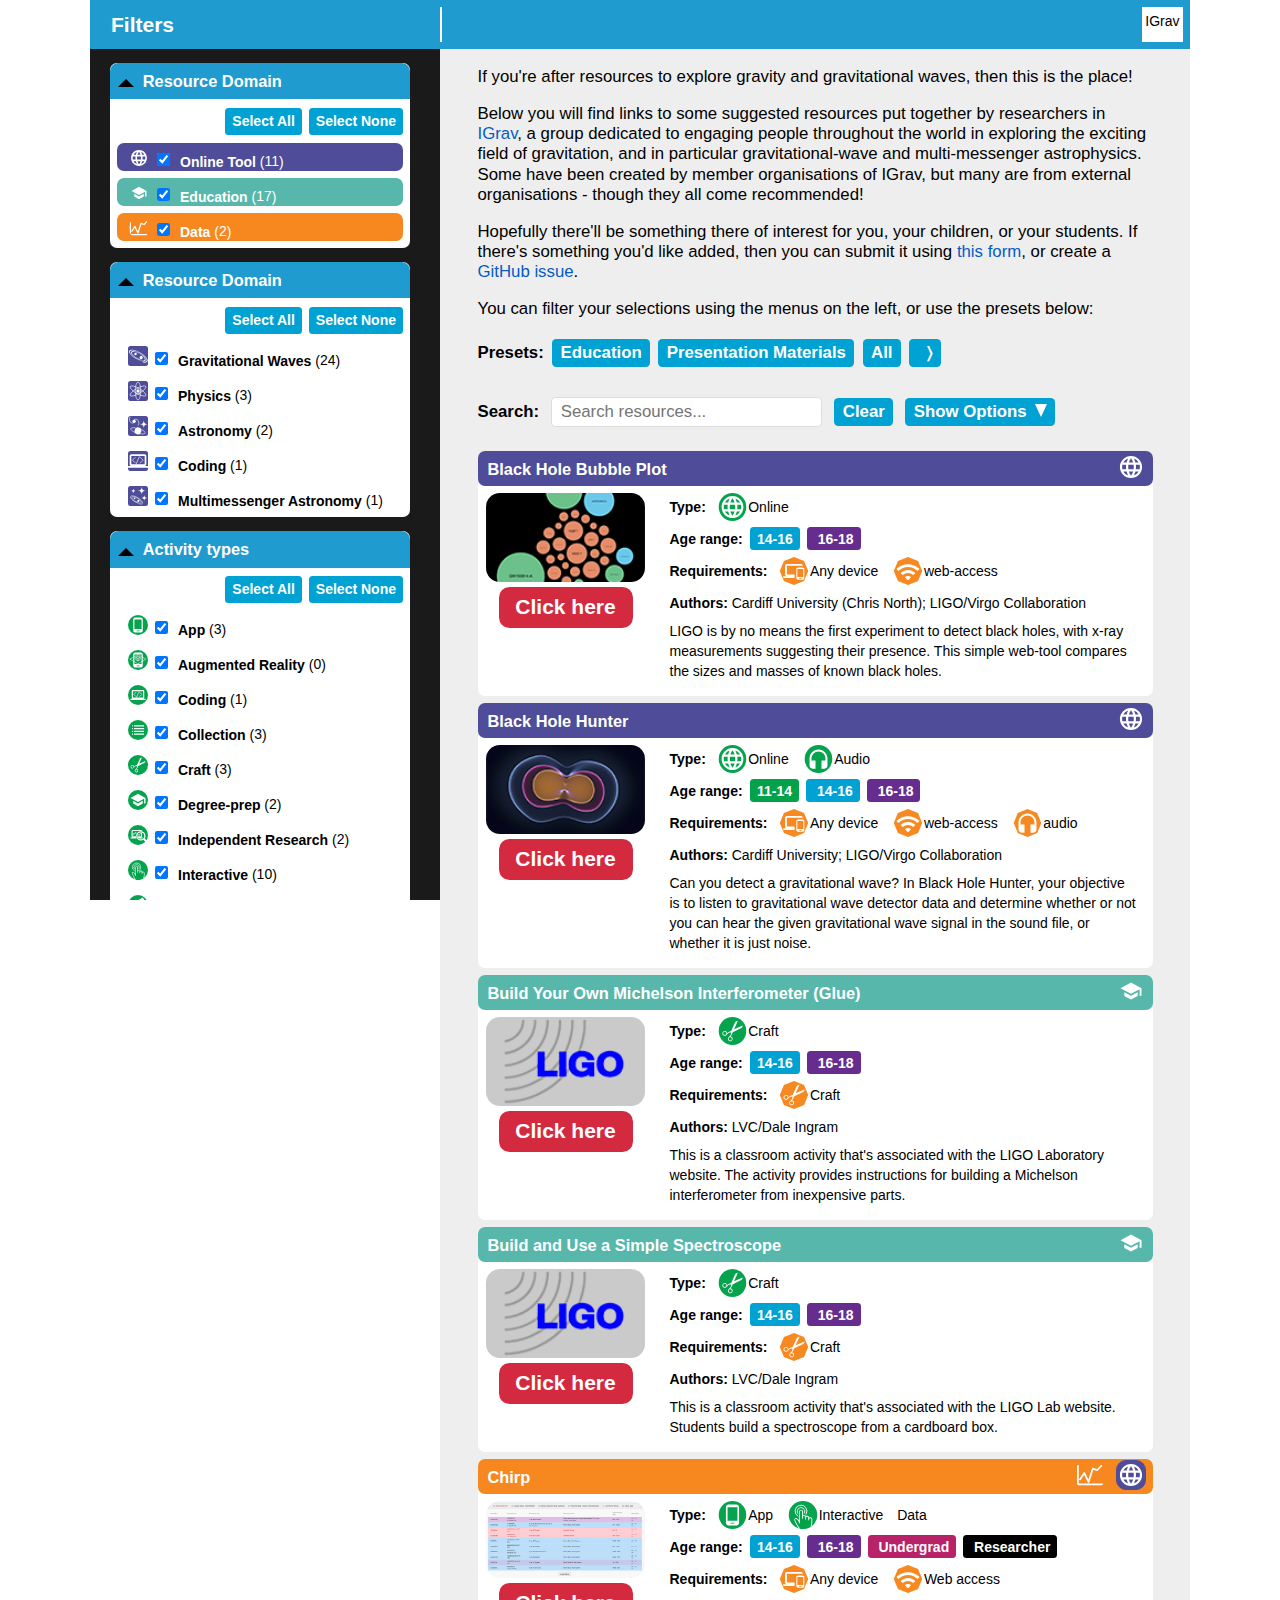
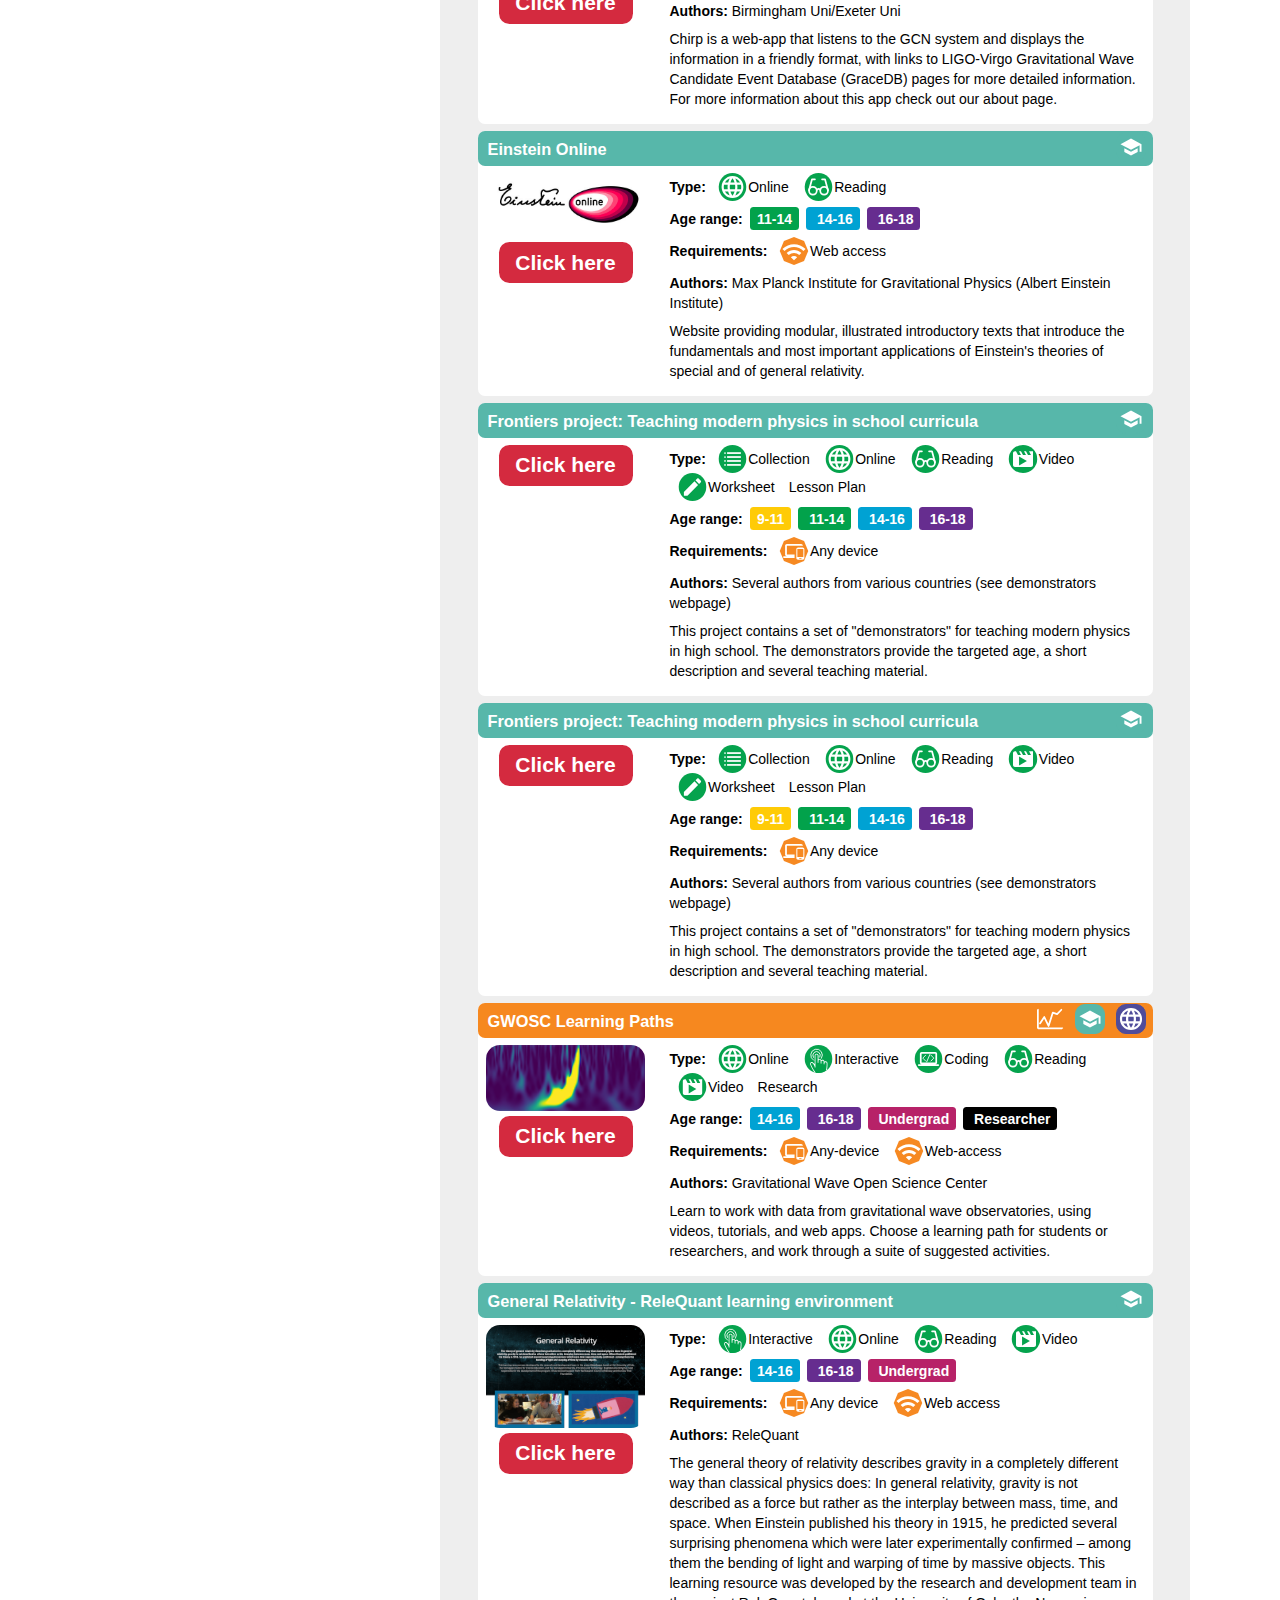
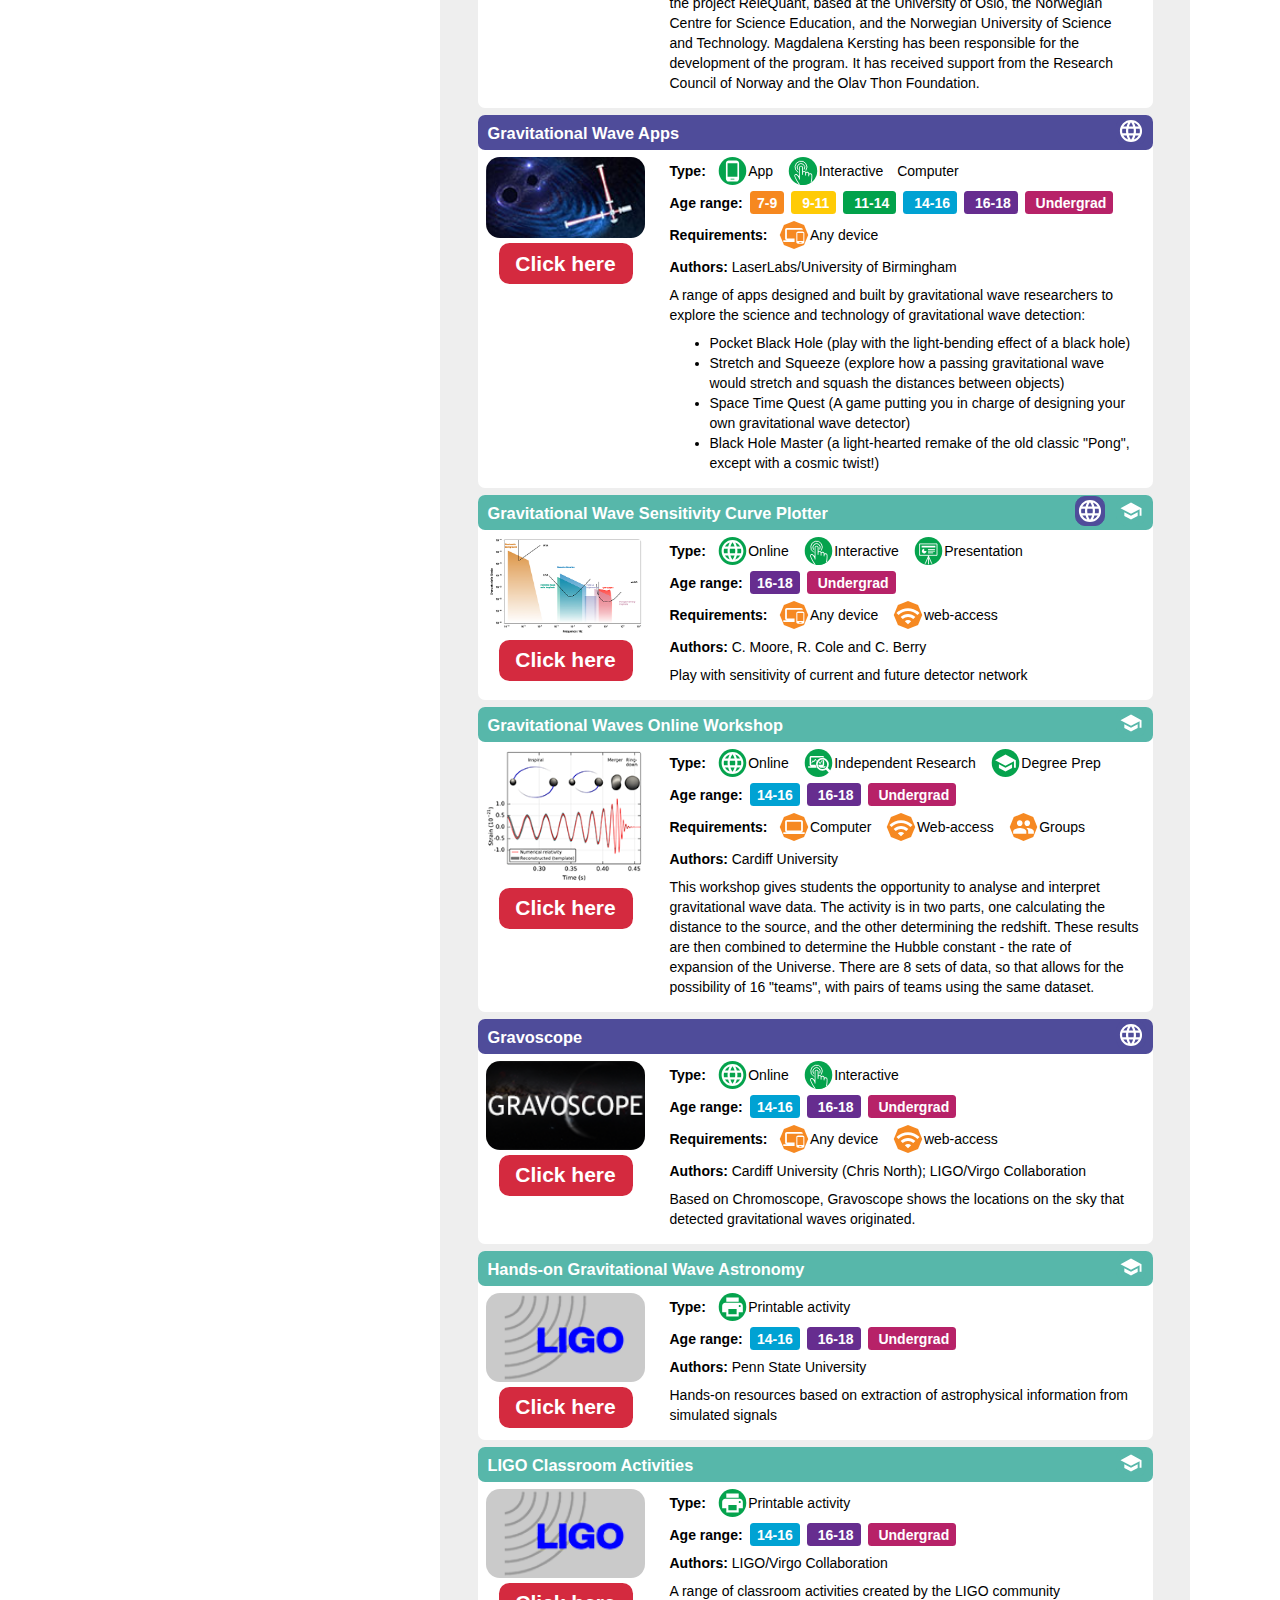
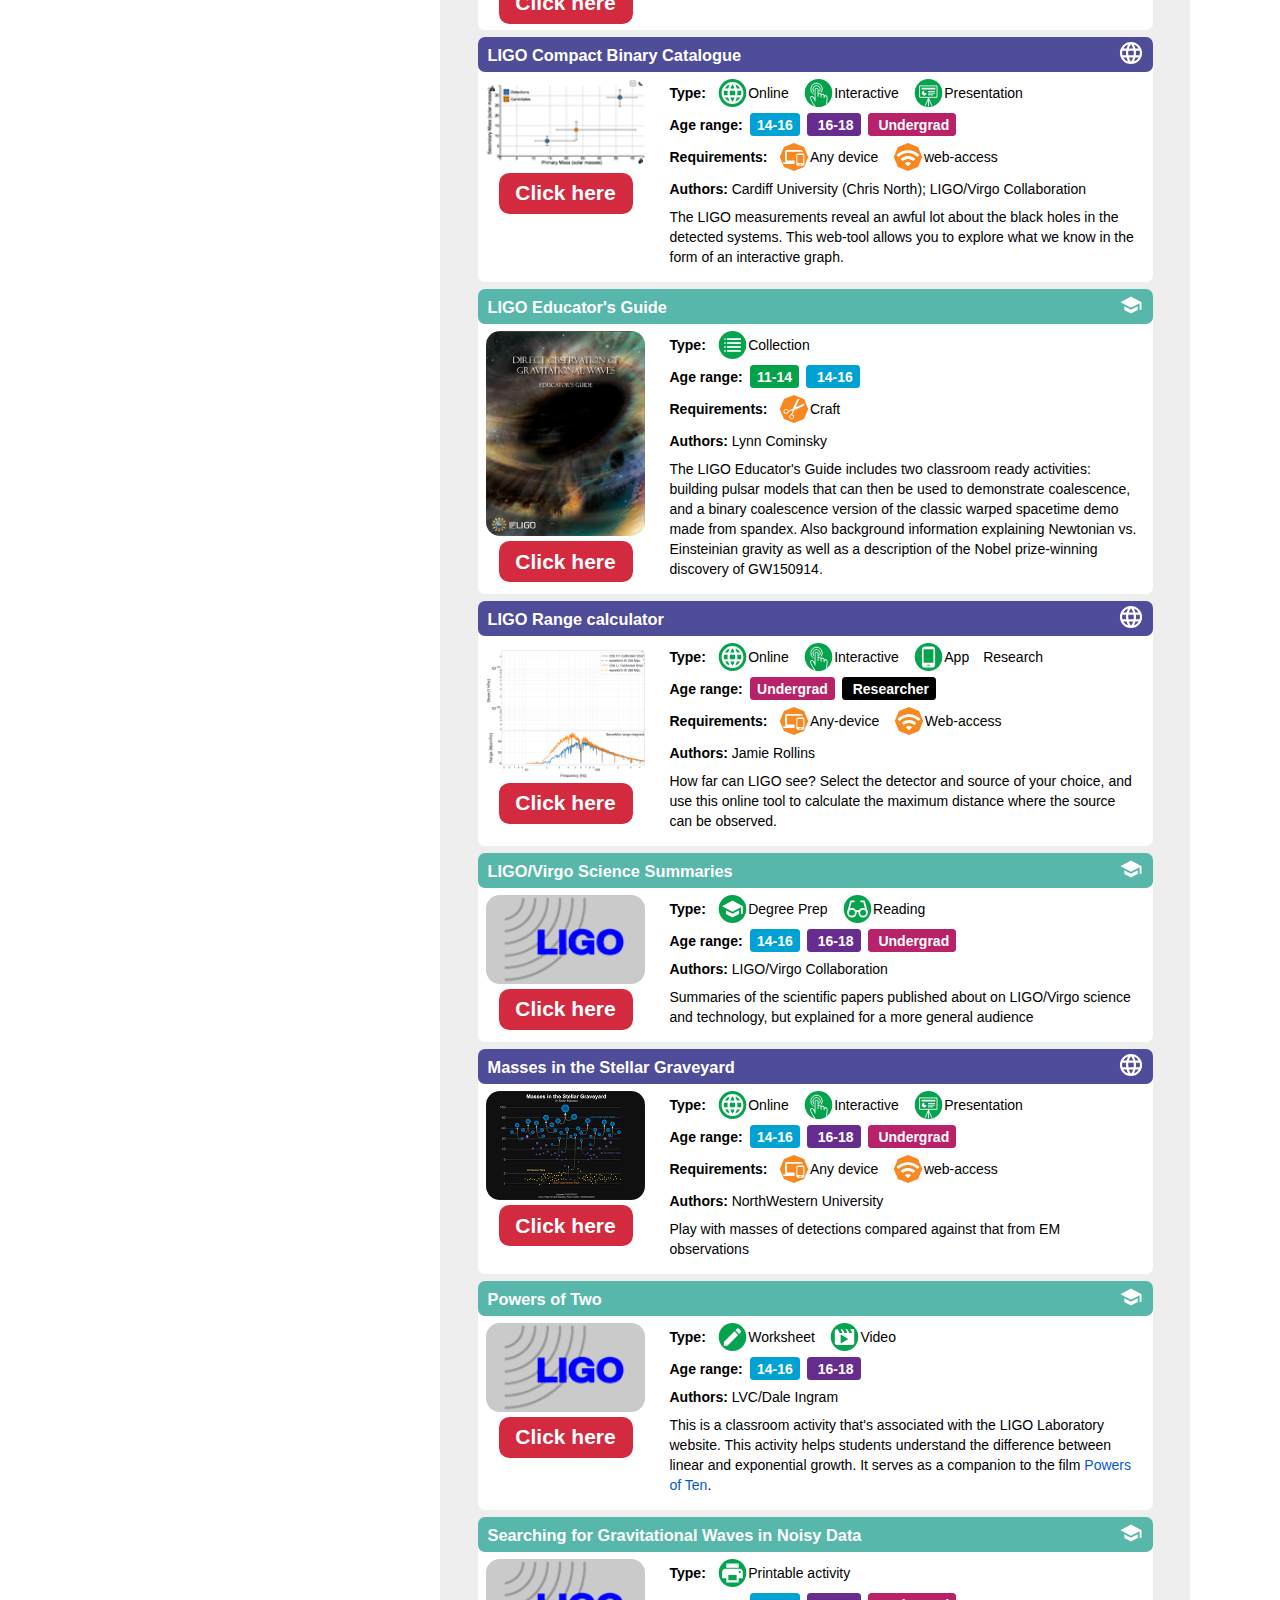
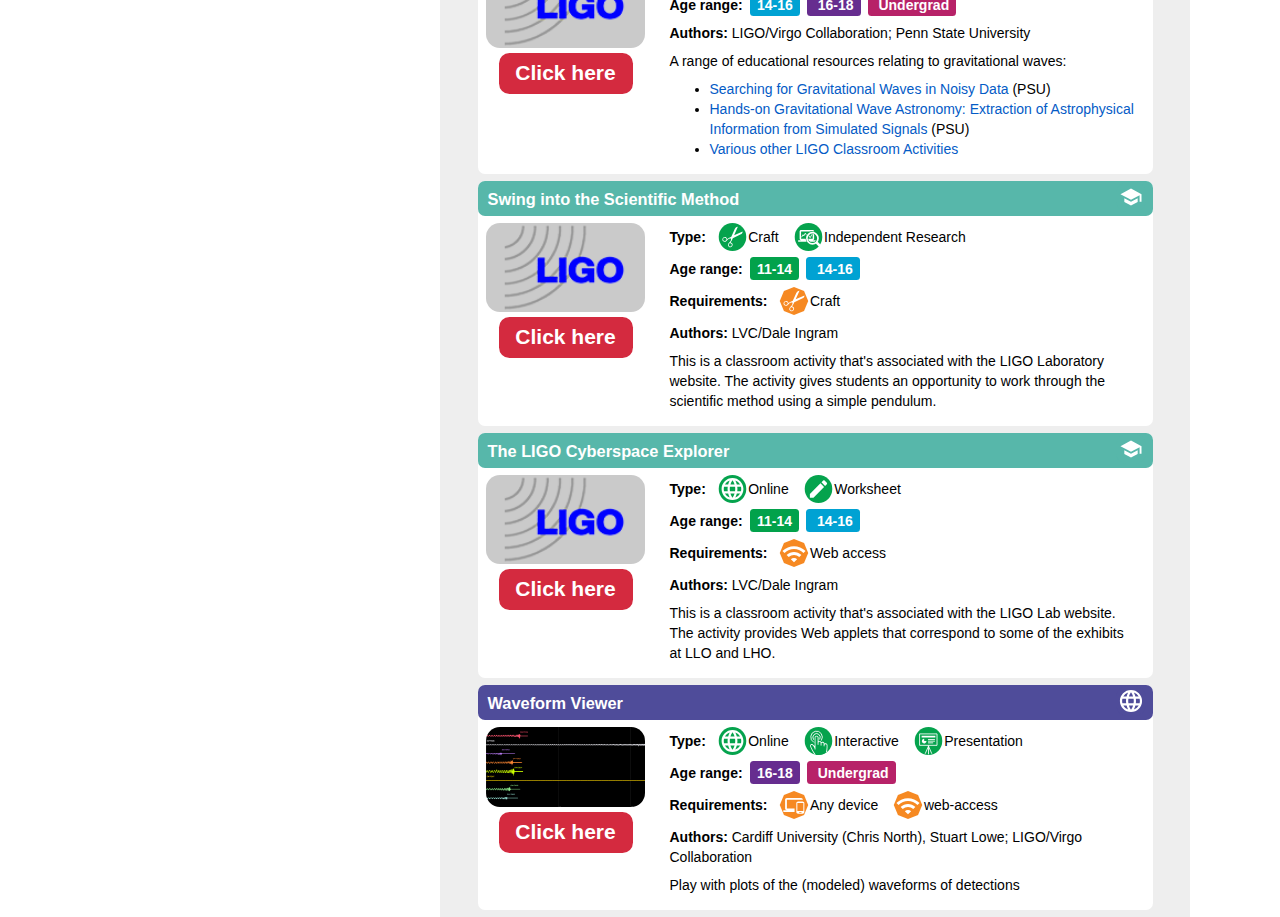
<file: index.html>
<!DOCTYPE html>
<html>
<head>
    <title>IGrav Resources</title>
    <link rel="stylesheet" media="all" href="css/igrav-res.css" type="text/css"/>
    <link rel="icon" href="icon/favicon.ico" type="image/x-icon">
    <script type="text/javascript" src="js/jquery-3.4.1.min.js"></script>
    <script src="js/igrav-res.js" type="text/javascript"/></script>
</head>
<body>
<div id="main" class="main">
<div id="title-bar" class="main">
<div id="title-cont">
<div class="title-item left closed" id="filter-button"><img src="img/menu.svg"/ title="Filter"><div id="filter-label" class="title-item left">Filters</div></div>
<div class="title-item right" id="logo">IGrav</div>
<!-- <div class="title-item right" id="title">Gravitational Wave Resources</div> -->
</div></div>
<div id="filter-holder" class="closed"><div class="filter-top"></div></div>
<div id="content">
<div class="intro"><p>If you're after resources to explore gravity and gravitational waves, then this is the place!</p><p>Below you will find links to some suggested resources put together by researchers in <a href="https://igrav.org">IGrav</a>, a group dedicated to engaging people throughout the world in exploring the exciting field of gravitation, and in particular gravitational-wave and multi-messenger astrophysics. Some have been created by member organisations of IGrav, but many are from external organisations - though they all come recommended!</p><p>Hopefully there'll be something there of interest for you, your children, or your students. If there's something you'd like added, then you can submit it using <a href="https://forms.gle/kdtn5pc5fqPvyRih9">this form</a>, or create a <a href="https://github.com/cardiffgravity/igrav-resources/issues">GitHub issue</a>.</p><p>You can filter your selections using the menus on the left, or use the presets below:</p></div>
<div class="intro" id="presets"><span class="heading">Presets:</span></div>
<div class="intro" id="search">
    <span class="heading">Search:</span>
    <input type="text" id="search-input" onkeyup="searchList()" placeholder="Search resources...">
    <div class="search-opt" id="search-clear">Clear</div>
    <div class="search-opt less" id="search-opt-toggle"><div class="arrow"></div></div>
</div>
<div class="intro hidden" id="search-options">
    <span class="heading">Search fields:</span>
    <div class="search-opt" id="search-desc">
        <input id="search-title-input" type="checkbox" checked="true" name="search-title-input"/>
        <label id="search-title-label" for="search-title-input">Title</label>
    </div>
    <div class="search-opt" id="search-desc">
        <input id="search-desc-input" type="checkbox" name="search-desc-input"/>
        <label id="search-desc-label" for="search-desc-input">Description</label>
    </div>
    <div class="search-opt" id="search-author">
        <input id="search-author-input" type="checkbox" name="search-author-input"/>
        <label id="search-author-label" for="search-desc-input">Author</label>
    </div>
</div>
</div>
<div class="about filter closed" id="about"><h3 class="filter-name">About</h3><p>Created by Chris North (Cardiff University) for <a href="http://igrav.org">IGrav</a>. Hosted on <a href="https://github.com/cardiffgravity/igrav-resources">GitHub</a>.</p>
<p>Suggest additions/changes by <a href="https://github.com/cardiffgravity/igrav-resources/issues">submitting a GitHub issue</a>, completing <a href="https://forms.gle/kdtn5pc5fqPvyRih9">this form</a> or <a href="mailto:questions@ligo.org">emailing questions@ligo.org</a>.</p>
<p>Icons adapted from: <a href="https://material.io/resources/icons/">Material.io</a>; <a href="https://commons.wikimedia.org/wiki/User:Evolution_and_evolvability">Thomas Shafee</a>; <a href="https://www.flaticon.com/authors/freepik" title="Freepik">Freepik</a> from <a href="https://www.flaticon.com/" title="Flaticon"> www.flaticon.com</a>.</p></div>
</div>
<script type="text/javascript"/>initPage(fileIn='data/data.jsonp');</script>
</body>
</html>
</file>
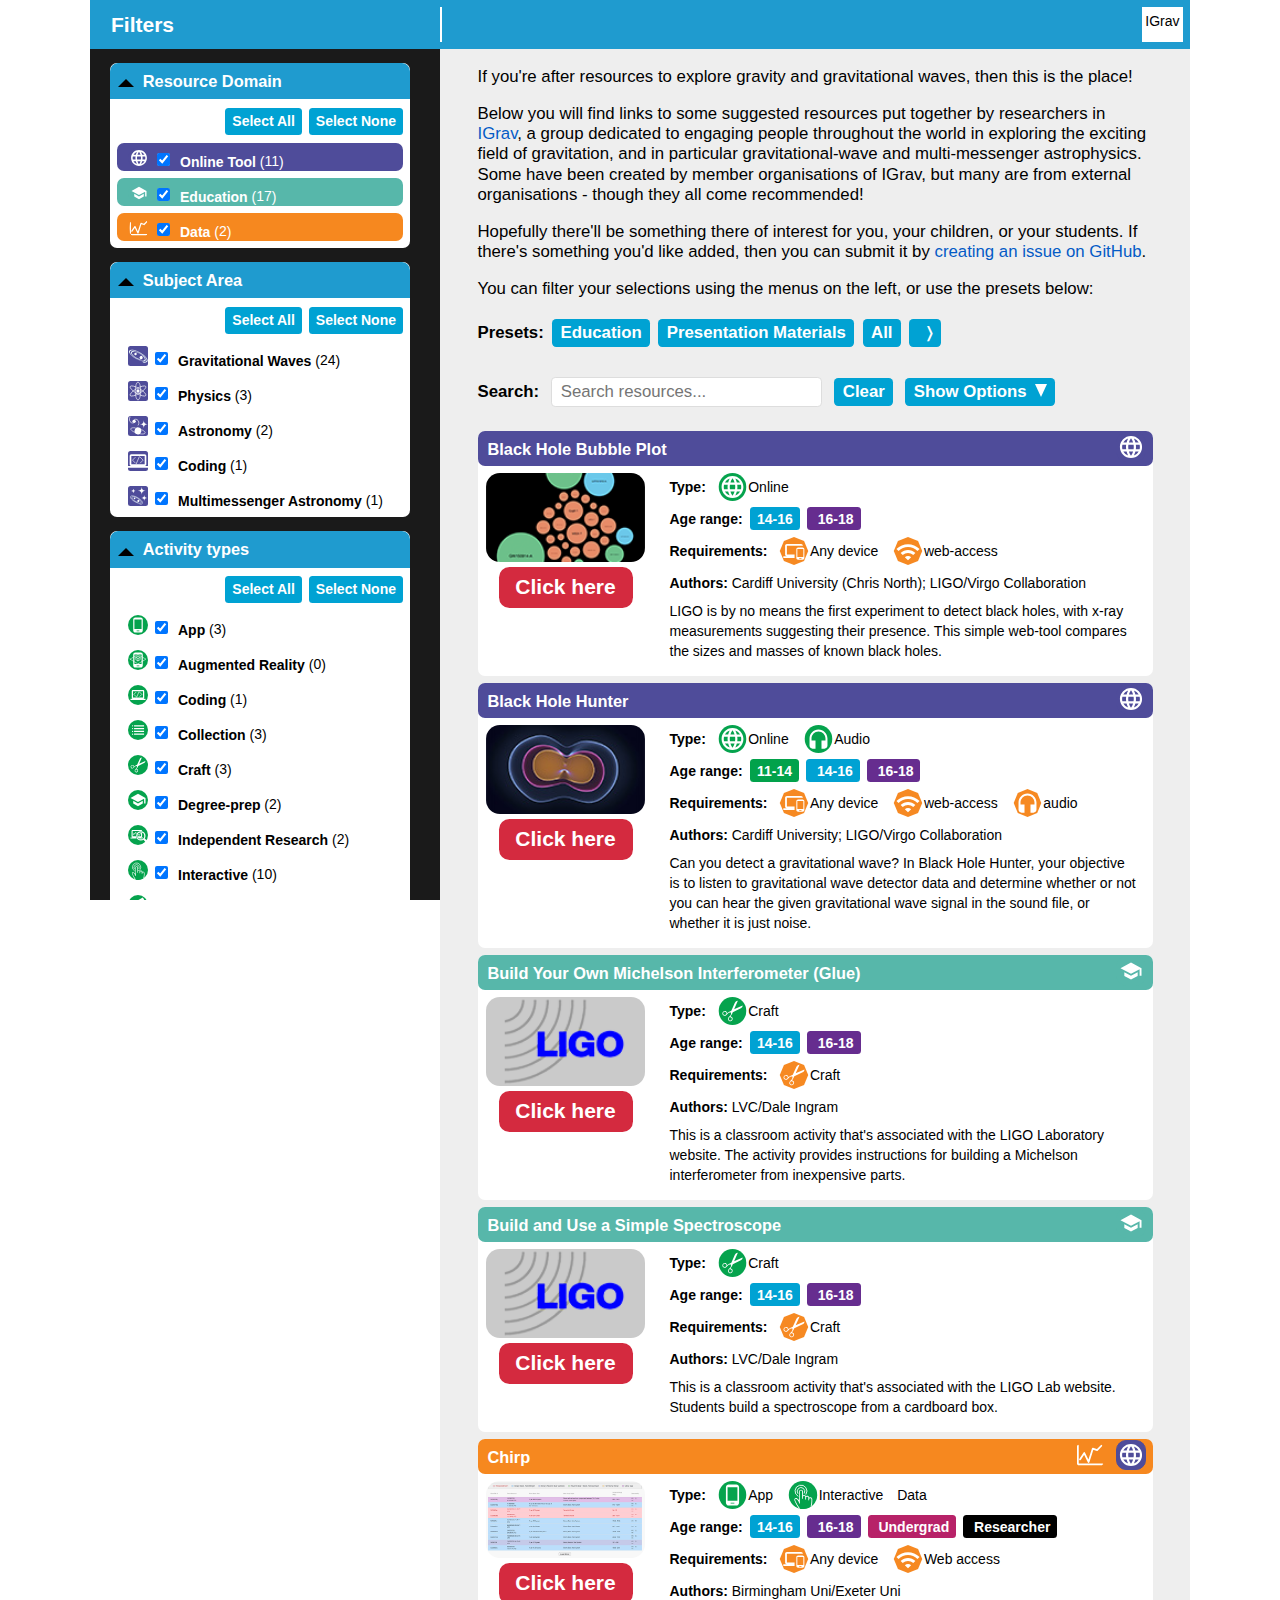
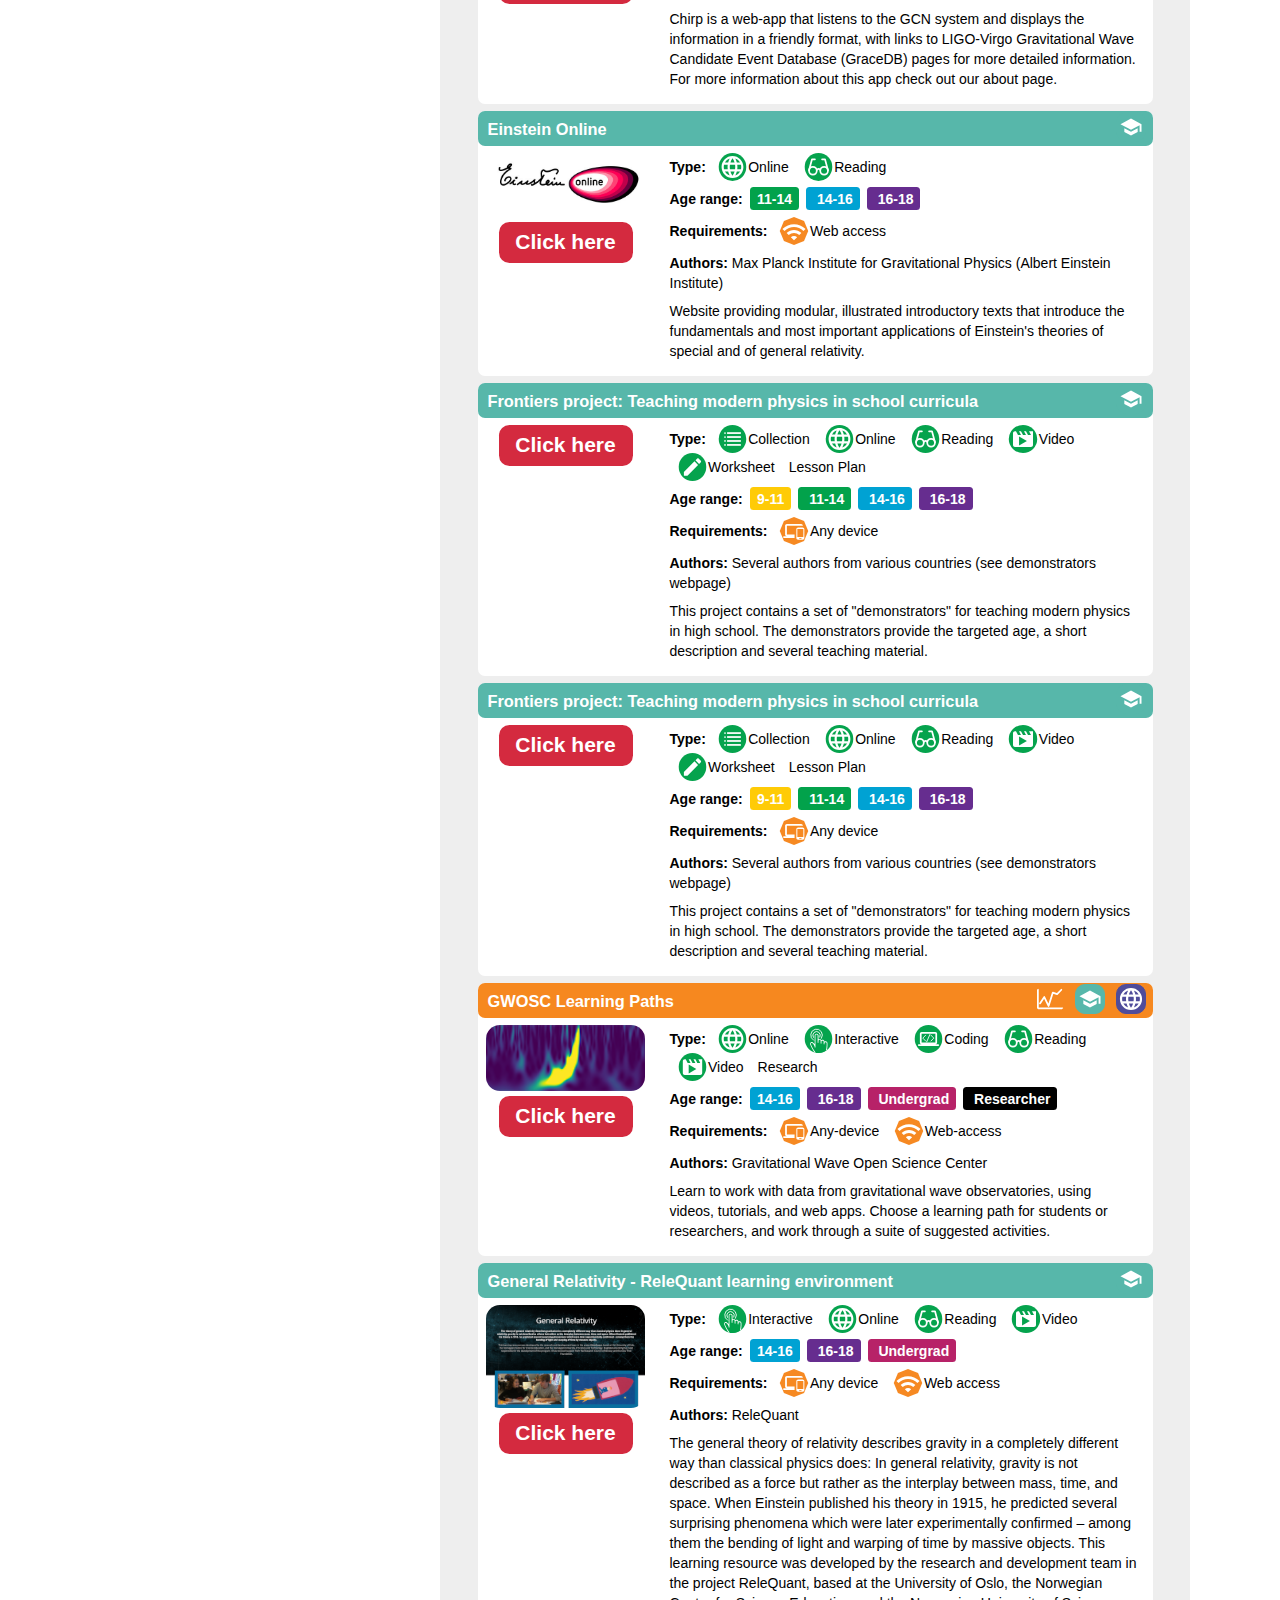
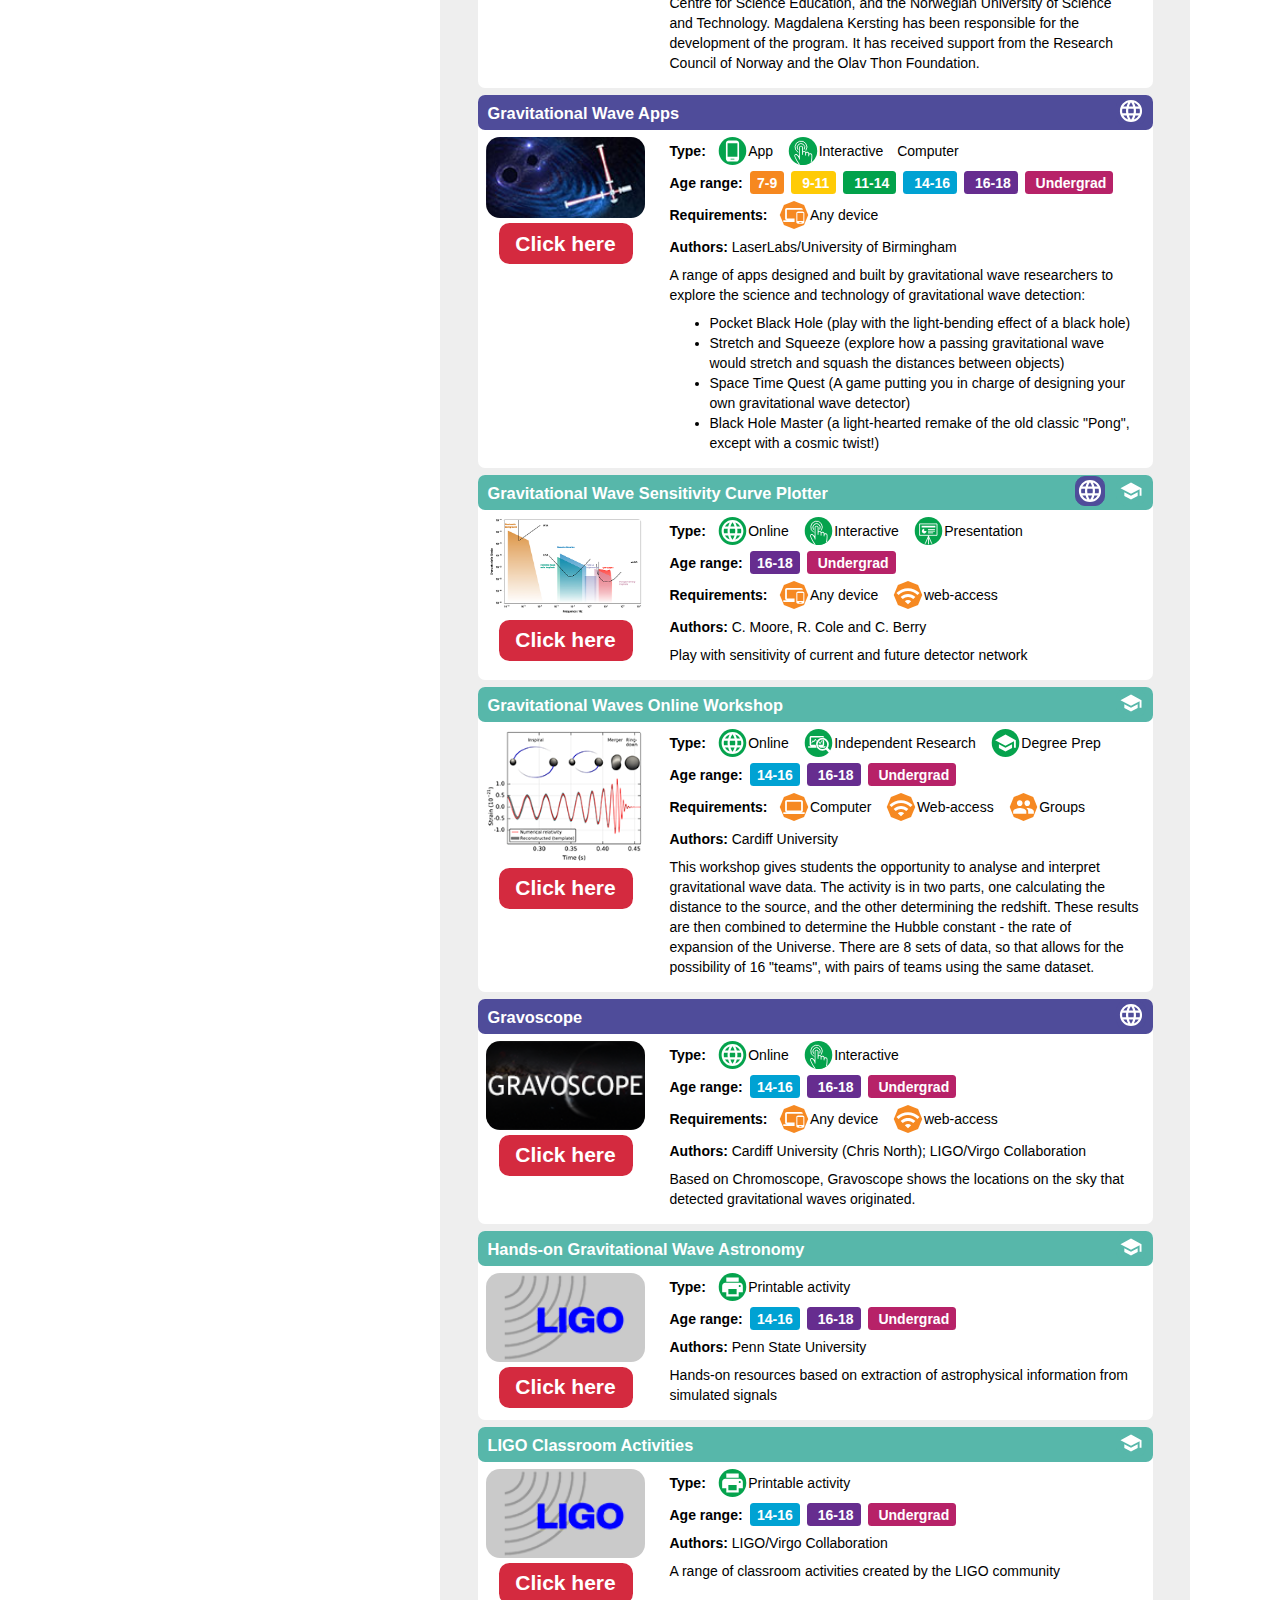
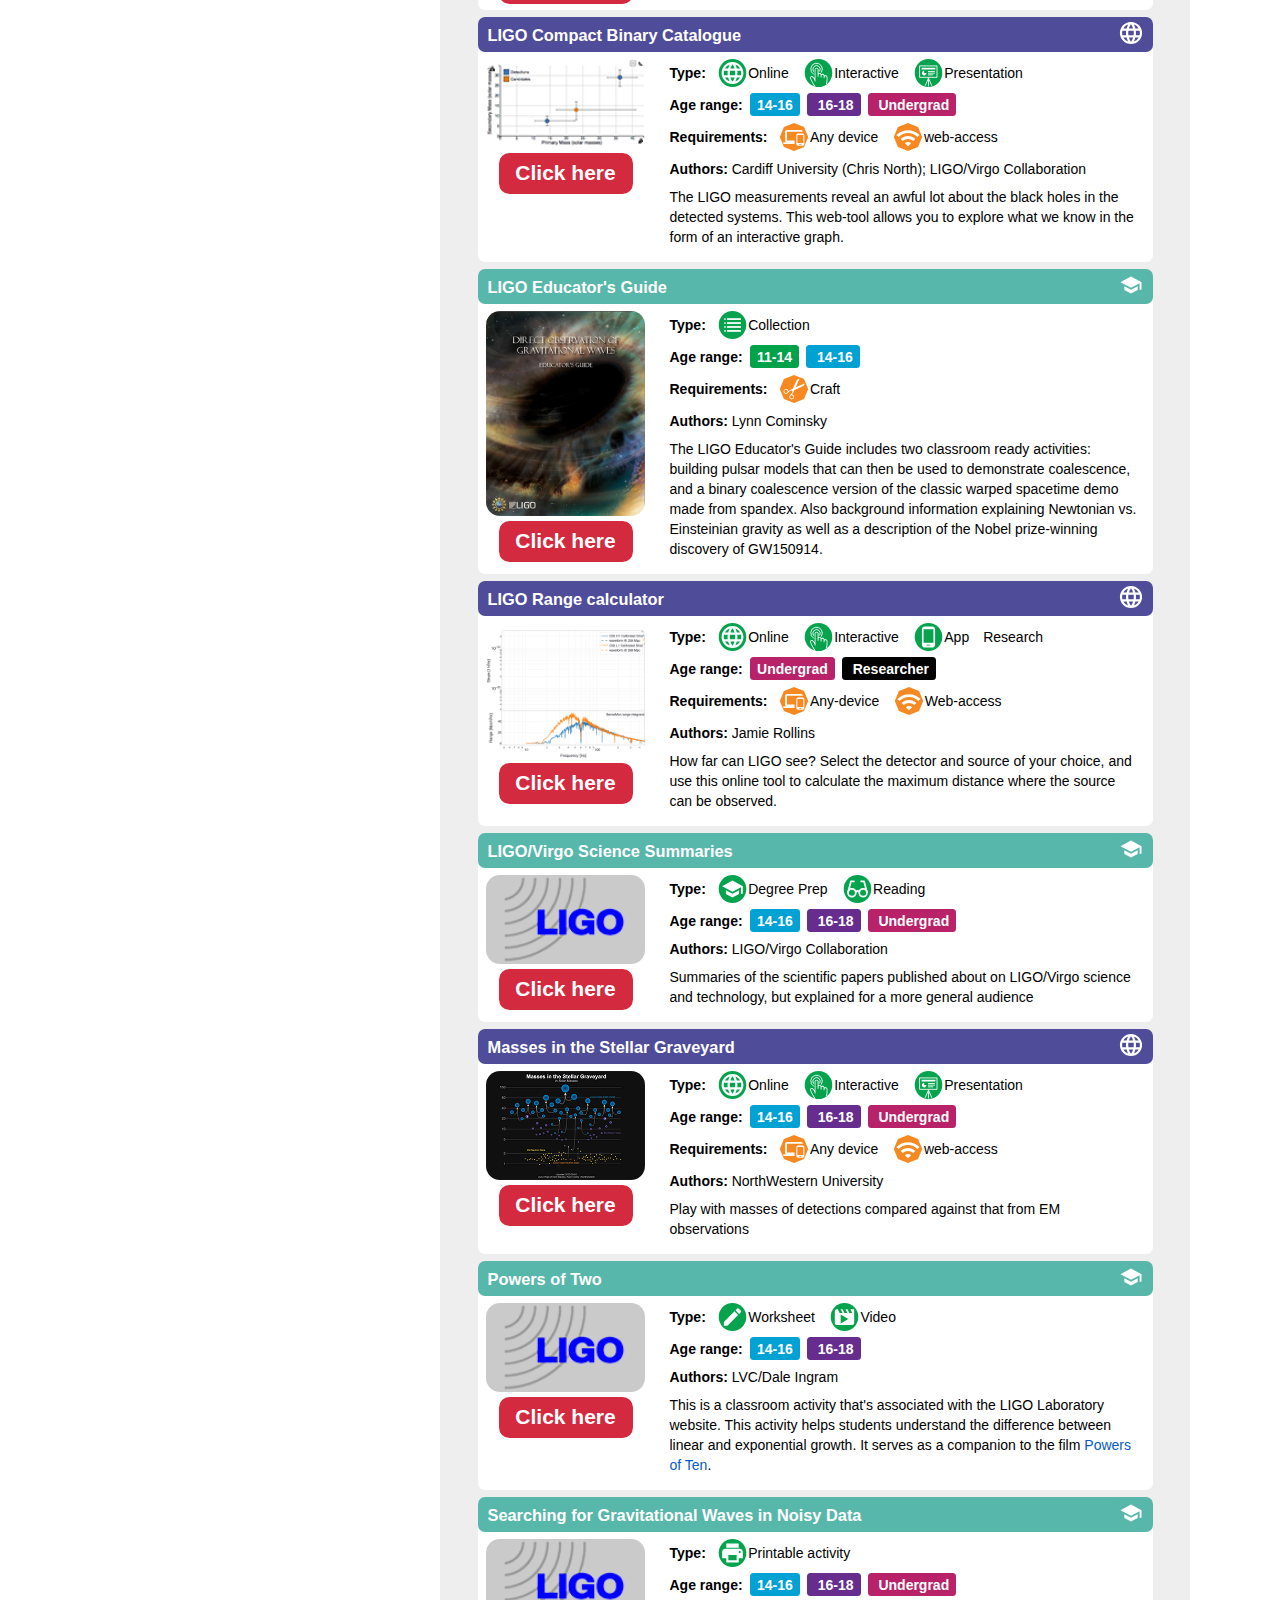
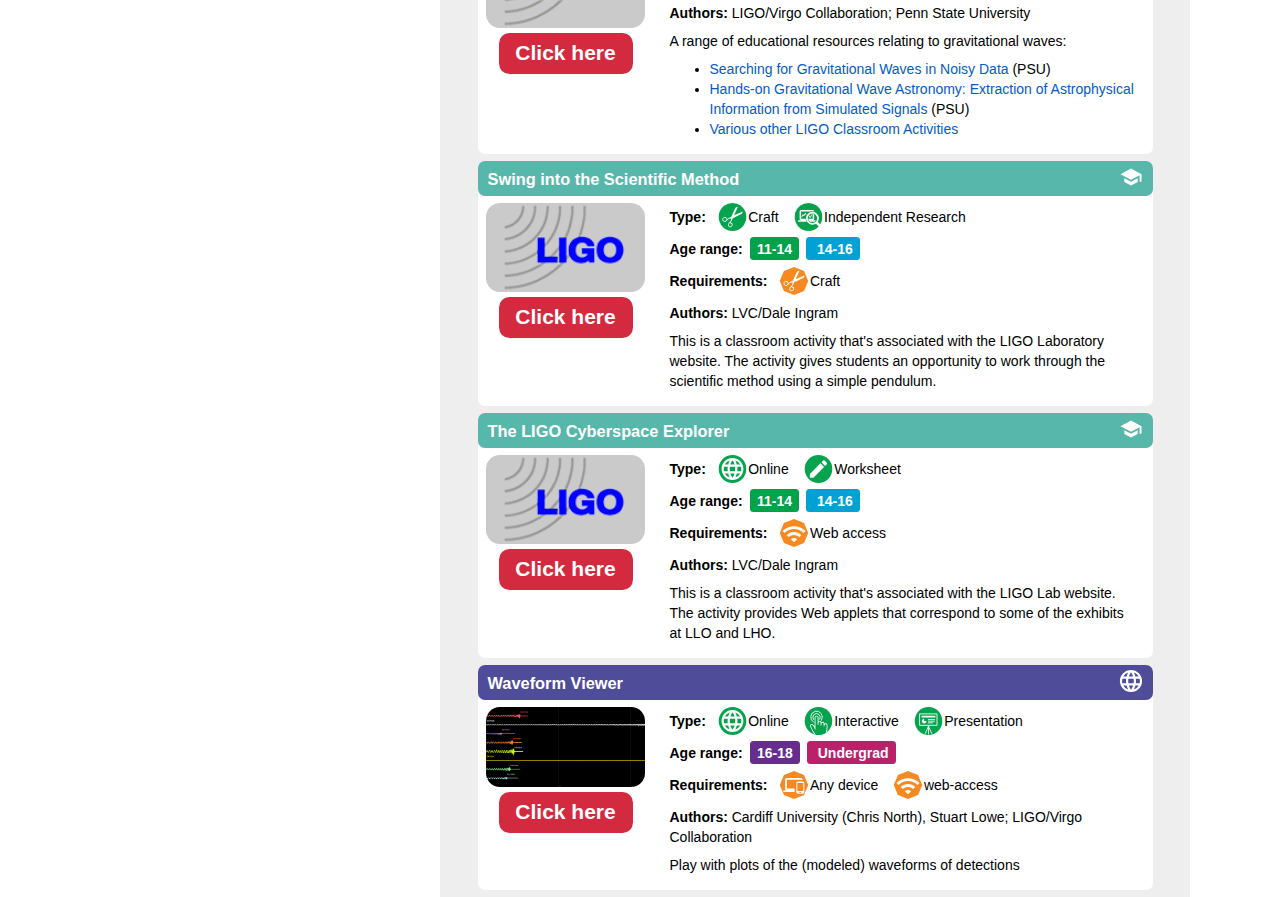
<file: docs/index.html>
<!DOCTYPE html>
<html>
<head>
    <title>IGrav Resources</title>
    <link rel="stylesheet" media="all" href="css/igrav-res.css" type="text/css"/>
    <link rel="icon" href="icon/favicon.ico" type="image/x-icon">
    <script type="text/javascript" src="js/jquery-3.4.1.min.js"></script>
    <script src="js/igrav-res.js" type="text/javascript"/></script>
</head>
<body>
<div id="main" class="main">
<div id="title-bar" class="main">
<div id="title-cont">
<div class="title-item left closed" id="filter-button"><img src="img/menu.svg"/ title="Filter"><div id="filter-label" class="title-item left">Filters</div></div>
<div class="title-item right" id="logo">IGrav</div>
<!-- <div class="title-item right" id="title">Gravitational Wave Resources</div> -->
</div></div>
<div id="filter-holder" class="closed"><div class="filter-top"></div></div>
<div id="content">
<div class="intro"><p>If you're after resources to explore gravity and gravitational waves, then this is the place!</p><p>Below you will find links to some suggested resources put together by researchers in <a href="https://igrav.org">IGrav</a>, a group dedicated to engaging people throughout the world in exploring the exciting field of gravitation, and in particular gravitational-wave and multi-messenger astrophysics. Some have been created by member organisations of IGrav, but many are from external organisations - though they all come recommended!</p><p>Hopefully there'll be something there of interest for you, your children, or your students. If there's something you'd like added, then you can submit it by <a href="https://github.com/cardiffgravity/igrav-resources/issues/new?assignees=chrisnorth&labels=new-resource&template=new-resource.md&title=">creating an issue on GitHub</a>.</p><p>You can filter your selections using the menus on the left, or use the presets below:</p></div>
<div class="intro" id="presets"><span class="heading">Presets:</span></div>
<div class="intro" id="search">
    <span class="heading">Search:</span>
    <input type="text" id="search-input" onkeyup="searchList()" placeholder="Search resources...">
    <div class="search-opt" id="search-clear">Clear</div>
    <div class="search-opt less" id="search-opt-toggle"><div class="arrow"></div></div>
</div>
<div class="intro hidden" id="search-options">
    <span class="heading">Search fields:</span>
    <div class="search-opt" id="search-desc">
        <input id="search-title-input" type="checkbox" checked="true" name="search-title-input"/>
        <label id="search-title-label" for="search-title-input">Title</label>
    </div>
    <div class="search-opt" id="search-desc">
        <input id="search-desc-input" type="checkbox" name="search-desc-input"/>
        <label id="search-desc-label" for="search-desc-input">Description</label>
    </div>
    <div class="search-opt" id="search-author">
        <input id="search-author-input" type="checkbox" name="search-author-input"/>
        <label id="search-author-label" for="search-desc-input">Author</label>
    </div>
</div>
</div>
<div class="about filter closed" id="about"><h3 class="filter-name">About</h3><p>Created by Chris North (Cardiff University) for <a href="http://igrav.org">IGrav</a>. Hosted on <a href="https://github.com/cardiffgravity/igrav-resources">GitHub</a>.</p>
<p>Suggest additions/changes by <a href="https://github.com/cardiffgravity/igrav-resources/issues">submitting a GitHub issue</a>, completing <a href="https://forms.gle/kdtn5pc5fqPvyRih9">this form</a> or <a href="mailto:questions@ligo.org">emailing questions@ligo.org</a>.</p>
<p>Icons adapted from: <a href="https://material.io/resources/icons/">Material.io</a>; <a href="https://commons.wikimedia.org/wiki/User:Evolution_and_evolvability">Thomas Shafee</a>; <a href="https://www.flaticon.com/authors/freepik" title="Freepik">Freepik</a> from <a href="https://www.flaticon.com/" title="Flaticon"> www.flaticon.com</a>.</p></div>
</div>
<script type="text/javascript"/>initPage(fileIn='config/data.jsonp');</script>
</body>
</html>
</file>
<file: css/igrav-res.css>
body{
    font-family: Arial,sans-serif;
    font-size: 14px;
    line-height: 20px;
    margin:0;
}
a{
    color: #045bc6;
    text-decoration: none;
}
[class*="main"] {
    min-height: 1px;
}
#content{
    margin-top:3.5em;
    background-color:#eee;
}
#title-bar{
    position:fixed;
    height:3em;
    top:0;
    padding-top:0.5em;
    color:white;
    z-index:100;
}
#title-cont{
    width:100%;
    height:100%;
    position:relative;
}
.title-item{
    display:inline-block;
    position:absolute;
}
/* .title-item.left{
    float:left;
}
.title-item.right{
    float:right;
} */
.title-item#title{
    font-size:1.5em;
    right:2.5em;
    height:2.5em;
    padding-top:.4em;
    padding-right: .5em;
}
.title-item#logo{
    height:2em;
    right:.5em;
    /* padding-right: 1em; */
    background-color:white;
    color:black;
    padding:0.25em;
}
.title-item#logo img{
    height:100%;
}
#filter-holder{
    position:fixed;
    width:350px;
    /* background-color:#eee; */
    /* top:3em; */
    height:100%;
    /* padding-bottom:1em; */
    /* margin-left:1em; */
    transition:width .5s ease;
    /* border:solid white 1px; */
    /* border-radius:0 0.5em 0.5em 0; */
    /* transition:padding-left 2s ease;
    transition:padding-right 2s ease; */
    overflow-x:hidden;
    overflow-y:auto;
    /* direction: rtl; */
    z-index:99;
}
.filter-top{
    width:100%;
    height:4em;
}
#filter-button, #title-bar, h3.filter-name{
    background-color: #1f9bcf;
}
#filter-holder{
    background-color:#1a1a1a;
}
/* Filter panel */
@media (min-width: 1200px){
    .main {
        width: 1100px;
        margin-left: auto;
        margin-right: auto;
        position:relative;
    }
    #content {
        left:350px;
        width:750px;
        position:absolute;
        margin-top:3em;
    }
    #filter-button{
        width:350px;
        transition:width .5s ease;
        height:2.5em;
        border-right:solid white 2px;
        /* border-radius: 0 .5em .5em 0; */
        /* padding-right:.5em; */
        /* cursor:pointer; */
        z-index:10;
        /* display:none */
    }
    #filter-button img{
        /* width:100%; */
        height:100%;
        /* position:absolute; */
        float:left;
        display:none;
    }
    #filter-label{
        font-size: 1.5em;
        font-weight:bold;
        color:white;
        padding-top:.4em;
        /* padding-left:.25em; */
        padding-right:.5em;
        float:left;
        left:1em;
        /* position:absolute; */
        /* left:2em; */
        transition:margin-left .5s ease;
    }

}
@media (max-width:1200px){
    .main {
        width: 750px;
        margin-left: auto;
        margin-right: auto;
        position:relative;
    }
    #filter-button{
        width:20em;
        transition:width .5s ease;
        height:2.5em;
        border-right:solid white 2px;
        /* border-radius: 0 .5em .5em 0; */
        /* padding-right:.5em; */
        cursor:pointer;
        z-index:10;
    }
    #filter-button.closed{
        width:9em;
    }
    #filter-button img{
        /* width:100%; */
        height:100%;
        /* position:absolute; */
        float:left;
    }
    #filter-label{
        font-size: 1.5em;
        font-weight:bold;
        color:white;
        padding-top:.4em;
        /* padding-left:.25em; */
        padding-right:.5em;
        float:right;
        right:.5em;
        /* position:absolute; */
        /* left:2em; */
        transition:margin-left .5s ease;
    }
    #filter-button #filter-label::after{
        content: '';
        position: absolute;
        right: -0.25em;
        /* top: 1em; */
        width: 0;
        height: 0;
        border-top: .5em solid transparent;
        border-bottom: .5em solid transparent;
        border-right: .5em solid white;
        border-left: .5em solid transparent;
        clear: both;
    }
    #filter-button.closed #filter-label::after{
        content: '';
        position: absolute;
        right: -0.75em;
        /* top: 1em; */
        width: 0;
        height: 0;
        border-top: .5em solid transparent;
        border-bottom: .5em solid transparent;
        border-left: .5em solid white;
        border-right: .5em solid transparent;
        clear: both;
    }
    #filter-holder{
        position:fixed;
        width:350px;
        height:100%;
        top:0;
        /* padding-top:3.5em; */
        /* padding-bottom: 1em; */
        /* margin-left:1em; */
        transition:width .5s ease;
        /* border:solid white 1px; */
        /* border-radius:0 0.5em 0.5em 0; */
        /* transition:padding-left 2s ease;
        transition:padding-right 2s ease; */
        overflow-x:hidden;
        overflow-y:auto;
        z-index:99;
    }
    #filter-holder.closed{
        /* left:0em; */
        /* height:0em; */
        width:0em;
        /* transition:width .5s ease; */
        /* transition:padding-left 2s ease;
        transition:padding-right 2s ease; */
        /* border:none; */
    }
    /* .filter-top{
        width:100%;
        height:3em;
    } */
}
@media (max-width: 767px){
    [class*="main"]{
        float: none;
        display: block;
        width: 100%;
        margin-left: 0;
        -webkit-box-sizing: border-box;
        -moz-box-sizing: border-box;
        box-sizing: border-box;
    }
    div.block-img{
		width:100%;
		clear:both;
		text-align:center;
	}
	div.block-img img{
		width:75%
	}
	div.block-item h3{
		display:block;
		clear:both;
	}
	div.block-item p, div.block-item h3{
		margin-left: 0;
	}
}
/* End of filter panel */
.filter{
    display:inline-block;
    /* background-color:#f7d9dd; */
    background-color: white;
    margin-top:1em;
    margin-bottom:.5em;
    margin-top:.5em;
    /* width:45%; */
    width:300px;
    margin-left:20px;
    /* margin-right:2%; */
    height:auto;
    border-radius:0.5em;
    overflow-x:hidden;
    overflow-y:hidden;
    max-height:100%;
    transition: max-height .25s;
    vertical-align: top;
    /* cursor:pointer; */
}
.filter.closed{
    max-height:2.5em;
}

h3.filter-name{
    margin-bottom:0.5em;
    margin-top:0;
    padding-bottom:0.5em;
    padding-left:2em;
    padding-top:0.5em;
    color:#ffffff;
    border-radius:0.5em 0.5em 0 0;
    position:relative;
    width:auto;
    cursor:pointer;
}
.filter.closed h3.filter-name::before{
    content: '';
    position: absolute;
    left: .5em;
    top: 1em;
    width: 0;
    height: 0;
    border-left: .5em solid transparent;
    border-right: .5em solid transparent;
    border-top: .5em solid black;
    clear: both;
}
.filter.open h3.filter-name::before{
    content: '';
    position: absolute;
    left: .5em;
    top: 1em;
    width: 0;
    height: 0;
    border-left: .5em solid transparent;
    border-right: .5em solid transparent;
    border-bottom: .5em solid black;
    clear: both;
}
.select{
    display:inline-block;
    width:100%;
    font-size:1em;
    font-weight:normal;
    margin-bottom: .25em;
}
.select-all, .select-none{
    font-size:1em;
    padding:.25em .5em .25em .5em;
    margin-right:.5em;
    display: inline-block;
    cursor:pointer;
    background-color:#00a2d3;
    color:white;
    font-weight: bold;
    border-radius: .25em;
    /* margin-top:-.25em; */
    float:right;
}
#presets{
    font-size:1em;
    font-weight:normal;
    margin-bottom:1em;
}
#presets .heading{
    font-weight:bold;
    font-size:1.2em;
}
.preset, .search-opt{
    font-size:1.2em;
    line-height: 1.2em;
    padding:.25em .5em .25em .5em;
    display: inline-block;
    cursor:pointer;
    background-color:#00a2d3;
    color:white;
    font-weight: bold;
    border-radius: .25em;
    margin-top:-.25em;
    margin-left:.5em;
    margin-bottom:.5em;
    /* float:right; */
}
.preset.hideable.hidden, .search-opt.hideable.hidden{
    display:none;
}
#preset-more{
    font-weight:bold;
}
#preset-more.less::before{
    content:'\A0\A0\232A';
    text-align
}
#preset-more.more::before{
    content:'\2329\A0\A0';
}
#search, #search-options{
    font-size:1em;
    line-height:1em;
}
#search .heading{
    font-weight:bold;
    font-size:1.2em;
}
#search-options .heading{
    font-weight:bold;
    font-size:1.2em;
}
#search-opt-toggle.less .arrow{
    content: '';
    /* top: 1em; */
    border-top: .8em solid white;
    border-bottom: 0 solid transparent;
    border-left: .4em solid transparent;
    border-right: .4em solid transparent;
    display: inline-block;
    margin-left:.5em;
}
#search-opt-toggle.more .arrow{
    content: '';
    /* top: 1em; */
    border-top: 0em solid transparent;
    border-bottom: .8em solid white;
    border-right: .4em solid transparent;
    border-left: .4em solid transparent;
    display: inline-block;
    margin-left:.5em;
}
#search-opt-toggle.less::before{
    content:'Show Options';
}
#search-opt-toggle.more::before{
    content:'Hide Options';
}
#search-input{
    width: 15em; /* Full-width */
    font-size: 1.2em; /* Increase font-size */
    padding:.25em .5em .25em .5em; /* Add some padding */
    border: 1px solid #ddd; /* Add a grey border */
    border-radius: .25em;
    margin-bottom: 1em; /* Add some space below the input */
    margin-left:.5em;
}
#search-options{
    max-height:5em;
    overflow: auto;
    opacity: 1;
    transition:max-height .5s ease;
}
#search-options.hidden{
    max-height:0px;
    opacity:0;
    overflow:hidden;
}
.filter p{
    padding-left:1em;
}
.filt-option, .filt-desc{
    display:block;
    margin-left:.5em;
    margin-right:.5em;
    margin-bottom:.5em;
    width:auto;
    min-height:2em;
    border-radius:.5em;
    padding-left:0.5em;
}
#filter-age .filt-option{
    display:inline-block;
    min-width:40%;
}
.filt-option input, .filt-option div .filt-option label{
    display:unset;
    /* float:left; */
}
.filt-option input{
    margin-top:0.75em;
}
.filt-item{
    /* font-weight: bold; */
    padding-left: .5em;
    padding-right: .5em;
    /* margin-left: .25em; */
    margin-right: .25em;
    font-family: sans-serif;
    padding-top: .25em;
    padding-bottom: .25em;
    /* float:left */
}
.filt-item .filt-name{
    font-weight: bold;
}
.filt-item.age, .filt-item.dom{
    color: #ffffff;
}

/* width */
::-webkit-scrollbar {
  width: 1em;
  z-index:100;
}

/* Track */
::-webkit-scrollbar-track {
  background: transparent;
}

/* Handle */
::-webkit-scrollbar-thumb {
  background: #d42a3f;
  border-radius:.5em;
}

/* Handle on hover */
::-webkit-scrollbar-thumb:hover {
  background: #555;
}

div.intro {
	width: 90%;
    margin-left:5%;
	display: block;
    padding-top:.5em;
	/* min-height: 11rem; */
	vertical-align: top;
    /* font-weight:bold; */
    font-size:1.2em;
    line-height: 1.2em;
    /* background-color:white; */
    /* border-radius: .5em; */
}

span.res-age-item {
	color: #ffffff;
	font-weight: bold;
	padding-left: .5em;
	padding-right: .5em;
    padding-top: .25em;
    padding-bottom: .25em;
    border-radius:.25em;
	margin-left: .25em;
	margin-right: .25em;
	font-family: sans-serif;
}
span.res-req-item {
	/* color: #000000; */
	/* font-weight: bold; */
	padding-left: .5em;
	padding-right: .5em;
    padding-top: .25em;
    padding-bottom: .25em;
    border-radius:.25em;
	margin-left: .25em;
	margin-right: .25em;
	font-family: sans-serif;
}
div.block-item {
	width: 90%;
    margin-left:5%;
	display: block;
	min-height: 11rem;
	vertical-align: top;
    background-color:white;
    border-radius: .5em;
    padding-bottom:.5em;
    margin-bottom:.5em;
}
.block-item.hidden{
    /* opacity:0.5; */
    display:none;
}
.block-item.search-hidden{
    display:none;
}
/* div.block-outline {
	border: 1px solid black;
} */

div.block-img {
/*smaller images*/
	float: left;
	width: 11rem;
}
.block-img img {
	width: 90%;
    margin-left:5%;
	height: auto;
    border-radius: 1em;
}
.block-img .block-link{
    margin-left:1em;
    margin-right:1em;
    padding:.5em;
    font-size:1.5em;
    color:white;
    font-weight:bold;
    text-align:center;
    background-color:#d42a3f;
    border-radius:.5em;
}
.block-link a{
    color:white;
}
div.block-item h3.block-white, div.block-item h3.block-white a {
	padding-left: 5px;
    display: inline-block;
	color: #ffffff;
	font: verdana;
	font-family: sans-serif;
	font-style: normal;
	font-weight: bold;
}
div.block-item .block-title{
    width:100%;
    border-radius:0.5em;
    height:2.5em;
    margin-bottom: 0.5em;
}
.filt-option.dom-online-tool, .block-item.dom-online-tool .block-title {
    background-color: #4f4c9a;
}
.filt-option.dom-education, .block-item.dom-education .block-title {
    background-color: #57b7aa;
}
.filt-option.dom-data, .block-item.dom-data .block-title {
    background-color: #f6881f;
}
/* #filter-type .filt-option{
    width:100%;
}
#filter-type .filt-option{
    width:100%;
} */
.res-type-item, .res-req-item, .res-subj-item{
    display:inline-block;
    vertical-align: middle;
    margin-left:.5em;
    margin-right:.5em;
}
.res-type-item .icon,.res-req-item .icon, .res-subj-item .icon{
    display:none;
    vertical-align: middle;
    width:2em;
    height:2em;
    padding-right:.25em;
}
/* .res-req-item.req-any-device{
    display:none;
} */
.res-type-item .res-type-label, .res-req-item .res-req-label, .res-subj-item .res-subj-label{
    vertical-align: middle;
}
.icon.icon-type-online{
    display:inline-block;
    background:url('../icon/type-online.svg');
    background-size: 100% 100%;
}
.icon.icon-type-presentation{
    display:inline-block;
    background:url('../icon/type-presentation.svg');
    background-size: 100% 100%;
}
.icon.icon-type-interactive{
    display:inline-block;
    background:url('../icon/type-interact.svg');
    background-size: 100% 100%;
}
.icon.icon-type-reading{
    display:inline-block;
    background:url('../icon/type-read.svg');
    background-size: 100% 100%;
}
.icon.icon-type-degree-prep{
    display:inline-block;
    background:url('../icon/type-prep.svg');
    background-size: 100% 100%;
}
.icon.icon-type-craft{
    display:inline-block;
    background:url('../icon/type-craft.svg');
    background-size: 100% 100%;
}
.icon.icon-type-book{
    display:inline-block;
    background:url('../icon/type-book.svg');
    background-size: 100% 100%;
}
.icon.icon-type-worksheet{
    display:inline-block;
    background:url('../icon/type-create.svg');
    background-size: 100% 100%;
}
.icon.icon-type-printable-activity{
    display:inline-block;
    background:url('../icon/type-print.svg');
    background-size: 100% 100%;
}
.icon.icon-type-video .res-type-icon{
    display:inline-block;
    background:url('../icon/type-video.svg');
    background-size: 100% 100%;
}
.icon.icon-type-audio{
    display:inline-block;
    background:url('../icon/type-audio.svg');
    background-size: 100% 100%;
}
.icon.icon-type-video{
    display:inline-block;
    background:url('../icon/type-video.svg');
    background-size: 100% 100%;
}
.icon.icon-type-podcast{
    display:inline-block;
    background:url('../icon/type-audio.svg');
    background-size: 100% 100%;
}
.icon.icon-type-coding{
    display:inline-block;
    background:url('../icon/type-coding.svg');
    background-size: 100% 100%;
}
.icon.icon-type-independent-research{
    display:inline-block;
    background:url('../icon/type-research.svg');
    background-size: 100% 100%;
}
.icon.icon-type-app{
    display:inline-block;
    background:url('../icon/type-app.svg');
    background-size: 100% 100%;
}
.icon.icon-type-observing{
    display:inline-block;
    background:url('../icon/type-observing.svg');
    background-size: 100% 100%;
}
.icon.icon-type-app{
    display:inline-block;
    background:url('../icon/type-app.svg');
    background-size: 100% 100%;
}
.icon.icon-type-virtual-reality{
    display:inline-block;
    background:url('../icon/type-vr.svg');
    background-size: 100% 100%;
}
.icon.icon-type-augmented-reality{
    display:inline-block;
    background:url('../icon/type-ar.svg');
    background-size: 100% 100%;
}
.icon.icon-type-collection{
    display:inline-block;
    background:url('../icon/type-collection.svg');
    background-size: 100% 100%;
}
.icon.icon-req-phone{
    display:inline-block;
    background:url('../icon/req-phone.svg');
    background-size: 100% 100%;
}
.icon.icon-req-vr-headset{
    display:inline-block;
    background:url('../icon/req-vr.svg');
    background-size: 100% 100%;
}
.icon.icon-req-computer{
    display:inline-block;
    background:url('../icon/req-computer.svg');
    background-size: 100% 100%;
}
.icon.icon-req-web-access{
    display:inline-block;
    background:url('../icon/req-web.svg');
    background-size: 100% 100%;
}
.icon.icon-req-printer{
    display:inline-block;
    background:url('../icon/req-printer.svg');
    background-size: 100% 100%;
}
.icon.icon-req-groups{
    display:inline-block;
    background:url('../icon/req-group.svg');
    background-size: 100% 100%;
}
.icon.icon-req-android{
    display:inline-block;
    background:url('../icon/req-android.svg');
    background-size: 100% 100%;
}
.icon.icon-req-apple{
    display:inline-block;
    background:url('../icon/req-apple.svg');
    background-size: 100% 100%;
}
.icon.icon-req-audio{
    display:inline-block;
    background:url('../icon/req-audio.svg');
    background-size: 100% 100%;
}
.icon.icon-req-apple{
    display:inline-block;
    background:url('../icon/req-apple.svg');
    background-size: 100% 100%;
}
.icon.icon-req-any-device{
    display:inline-block;
    background:url('../icon/req-device.svg');
    background-size: 100% 100%;
}
.icon.icon-req-craft{
    display:inline-block;
    background:url('../icon/req-craft.svg');
    background-size: 100% 100%;
}
.res-age-item.age-4-7, .filt-option.age-4-7 {
	background-color: #f04031;
}

.res-age-item.age-7-9, .filt-option.age-7-9 {
	background-color: #f6881f;
}

.res-age-item.age-9-11, .filt-option.age-9-11 {
	background-color: #ffcb06;
}

.res-age-item.age-11-14, .filt-option.age-11-14 {
	background-color: #02a24b;
}

.res-age-item.age-14-16, .filt-option.age-14-16 {
	background-color: #00a2d3;
}

.res-age-item.age-16-18, .filt-option.age-16-18 {
	background-color: #662d8f;
}

.res-age-item.age-undergrad, .filt-option.age-undergrad {
	background-color: #b72268;
}
.res-age-item.age-researcher, .filt-option.age-researcher {
	background-color: #000000;
}
.filter .icon, .block-title .icon{
    float:left;
    width:20px;
    height:20px;
    margin:.25em;
    background-repeat: no-repeat;
    background-size: 100% 100%;
}
.block-title .icon{
    float:right;
    width:2em;
    height:2em;
    margin-right:.5em;
    margin-top:.1em;
}
.icon.icon-dom-online-tool{
    background:url('../icon/dom-online.svg');
    background-repeat: no-repeat;
    background-size: 100% 100%;
    background-color: #4f4c9a;
    border: #4f4c9a solid 1px;
    border-radius:10px;
}
.icon.icon-dom-education{
    background:url('../icon/dom-education.svg');
    background-repeat: no-repeat;
    background-size: 100% 100%;
    background-color: #57b7aa;
    border: #57b7aa solid 1px;
    border-radius:10px;
}
.icon.icon-dom-data{
    background:url('../icon/dom-data.svg');
    background-repeat: no-repeat;
    background-size: 100% 100%;
    background-color: #f6881f;
    border: #f6881f solid 1px;
    border-radius:10px;
  }
.icon.icon-subj-gravitational-waves{
    background:url('../icon/subj-gw.svg');
    background-repeat: no-repeat;
    background-size: 100% 100%;
}
.icon.icon-subj-astronomy{
    background:url('../icon/subj-astro.svg');
    background-repeat: no-repeat;
    background-size: 100% 100%;
}
.icon.icon-subj-physics{
    background:url('../icon/subj-phys.svg');
    background-repeat: no-repeat;
    background-size: 100% 100%;
}
.icon.icon-subj-mma{
    background:url('../icon/subj-mma.svg');
    background-repeat: no-repeat;
    background-size: 100% 100%;
}
.icon.icon-subj-coding{
    background:url('../icon/subj-coding.svg');
    background-repeat: no-repeat;
    background-size: 100% 100%;
}
.icon.icon-subj-mma{
    display:inline-block;
    background:url('../icon/subj-mma.svg');
    background-size: 100% 100%;
}
.icon.icon-author-cardiff{
    background:url('../img/cardiffuni_white.png');
    background-repeat: no-repeat;
    background-size: 100% 100%;
}

/*Position the text properly*/
div.block-item p, div.block-item h3, div.block-item h4, div.block-item h5, div.block-item h6, div.block-item ul {
/*block-img width + an extra 20px*/
	margin-left: 12rem;
/*stop it wrapping below the image*/
	clear: none;
/*reduce the spacing slightly*/
	margin-bottom: .5rem;
    margin-top:.5em;
    margin-right: 1em;
}
div.block-item h3{
	margin-left:0;
}
div.block-item.talk p, div.block-item.talk h3, div.block-item.talk h4, div.block-item.talk h5, div.block-item.talk h6, div.block-item.talk ul,
div.block-item.block-50 p, div.block-item.block-50 h3, div.block-item.block-50 h4, div.block-item.block-50 h5, div.block-item.block-50 h6, div.block-item.block-50 ul {
/*Smaller images: talk-img width + an extra 10px*/
	margin-left: 4rem;
	margin-bottom: 10px;
}
/*Styling for resource/workshop descriptions*/
p.res {
	margin-top: 0;
}
div.res-lvk{
    float:right;
    margin-right:1em;
    width:3em;
    height:2.25em;
    text-align:center;
    font-weight: bold;
    color:white;
    background-color: #333;
    border:solid 1px #000;
    border-radius:0.5em;
    padding-top:0.75em;
}
p.res.hidden{
    display:none;
}
p.res-url, p.res-url a{
	font-weight: bold;
}
p.res-desc:before {
}

p.res-age:before {
	content: "Age range: ";
	font-weight: bold;
}

p.res-req:before {
	content: "Requirements: ";
	font-weight: bold;
    vertical-align: middle;
}

p.res-type:before {
	content: "Type: ";
	font-weight: bold;
    vertical-align: middle;
}

p.res-credit:before {
	content: "Credit: ";
	font-weight: bold;
}

p.res-author:before {
	content: "Authors: ";
	font-weight: bold;
}

p.res-duration:before {
	content: "Workshop Duration: ";
	font-weight: bold;
}

div.block-item h3.block-white, div.block-item h3.block-white a {
	padding-left: 5px;
	color: #ffffff;
	font: verdana;
	font-family: sans-serif;
	font-style: normal;
	font-weight: bold;
}
.filter p{

}
/* @media (min-width:768px) and (max-width:979px){
    [class*="main"]{
        min-height:1px;
        margin-left:auto;
        margin-right:auto;
    }
    .main{
        width:750px
    }
}
@media (min-width: 980px){
    .main {
        width: 750px;
    }
    [class*="main"] {
        min-height: 1px;
        margin-left: auto;
        margin-right: auto;
        }
} */
</file>
<file: docs/css/igrav-res.css>
body{
    font-family: Arial,sans-serif;
    font-size: 14px;
    line-height: 20px;
    margin:0;
}
a{
    color: #045bc6;
    text-decoration: none;
}
[class*="main"] {
    min-height: 1px;
}
#content{
    margin-top:3.5em;
    background-color:#eee;
}
#title-bar{
    position:fixed;
    height:3em;
    top:0;
    padding-top:0.5em;
    color:white;
    z-index:100;
}
#title-cont{
    width:100%;
    height:100%;
    position:relative;
}
.title-item{
    display:inline-block;
    position:absolute;
}
/* .title-item.left{
    float:left;
}
.title-item.right{
    float:right;
} */
.title-item#title{
    font-size:1.5em;
    right:2.5em;
    height:2.5em;
    padding-top:.4em;
    padding-right: .5em;
}
.title-item#logo{
    height:2em;
    right:.5em;
    /* padding-right: 1em; */
    background-color:white;
    color:black;
    padding:0.25em;
}
.title-item#logo img{
    height:100%;
}
#filter-holder{
    position:fixed;
    width:350px;
    /* background-color:#eee; */
    /* top:3em; */
    height:100%;
    /* padding-bottom:1em; */
    /* margin-left:1em; */
    transition:width .5s ease;
    /* border:solid white 1px; */
    /* border-radius:0 0.5em 0.5em 0; */
    /* transition:padding-left 2s ease;
    transition:padding-right 2s ease; */
    overflow-x:hidden;
    overflow-y:auto;
    /* direction: rtl; */
    z-index:99;
}
.filter-top{
    width:100%;
    height:4em;
}
#filter-button, #title-bar, h3.filter-name{
    background-color: #1f9bcf;
}
#filter-holder{
    background-color:#1a1a1a;
}
/* Filter panel */
@media (min-width: 1200px){
    .main {
        width: 1100px;
        margin-left: auto;
        margin-right: auto;
        position:relative;
    }
    #content {
        left:350px;
        width:750px;
        position:absolute;
        margin-top:3em;
    }
    #filter-button{
        width:350px;
        transition:width .5s ease;
        height:2.5em;
        border-right:solid white 2px;
        /* border-radius: 0 .5em .5em 0; */
        /* padding-right:.5em; */
        /* cursor:pointer; */
        z-index:10;
        /* display:none */
    }
    #filter-button img{
        /* width:100%; */
        height:100%;
        /* position:absolute; */
        float:left;
        display:none;
    }
    #filter-label{
        font-size: 1.5em;
        font-weight:bold;
        color:white;
        padding-top:.4em;
        /* padding-left:.25em; */
        padding-right:.5em;
        float:left;
        left:1em;
        /* position:absolute; */
        /* left:2em; */
        transition:margin-left .5s ease;
    }

}
@media (max-width:1200px){
    .main {
        width: 750px;
        margin-left: auto;
        margin-right: auto;
        position:relative;
    }
    #filter-button{
        width:20em;
        transition:width .5s ease;
        height:2.5em;
        border-right:solid white 2px;
        /* border-radius: 0 .5em .5em 0; */
        /* padding-right:.5em; */
        cursor:pointer;
        z-index:10;
    }
    #filter-button.closed{
        width:9em;
    }
    #filter-button img{
        /* width:100%; */
        height:100%;
        /* position:absolute; */
        float:left;
    }
    #filter-label{
        font-size: 1.5em;
        font-weight:bold;
        color:white;
        padding-top:.4em;
        /* padding-left:.25em; */
        padding-right:.5em;
        float:right;
        right:.5em;
        /* position:absolute; */
        /* left:2em; */
        transition:margin-left .5s ease;
    }
    #filter-button #filter-label::after{
        content: '';
        position: absolute;
        right: -0.25em;
        /* top: 1em; */
        width: 0;
        height: 0;
        border-top: .5em solid transparent;
        border-bottom: .5em solid transparent;
        border-right: .5em solid white;
        border-left: .5em solid transparent;
        clear: both;
    }
    #filter-button.closed #filter-label::after{
        content: '';
        position: absolute;
        right: -0.75em;
        /* top: 1em; */
        width: 0;
        height: 0;
        border-top: .5em solid transparent;
        border-bottom: .5em solid transparent;
        border-left: .5em solid white;
        border-right: .5em solid transparent;
        clear: both;
    }
    #filter-holder{
        position:fixed;
        width:350px;
        height:100%;
        top:0;
        /* padding-top:3.5em; */
        /* padding-bottom: 1em; */
        /* margin-left:1em; */
        transition:width .5s ease;
        /* border:solid white 1px; */
        /* border-radius:0 0.5em 0.5em 0; */
        /* transition:padding-left 2s ease;
        transition:padding-right 2s ease; */
        overflow-x:hidden;
        overflow-y:auto;
        z-index:99;
    }
    #filter-holder.closed{
        /* left:0em; */
        /* height:0em; */
        width:0em;
        /* transition:width .5s ease; */
        /* transition:padding-left 2s ease;
        transition:padding-right 2s ease; */
        /* border:none; */
    }
    /* .filter-top{
        width:100%;
        height:3em;
    } */
}
@media (max-width: 767px){
    [class*="main"]{
        float: none;
        display: block;
        width: 100%;
        margin-left: 0;
        -webkit-box-sizing: border-box;
        -moz-box-sizing: border-box;
        box-sizing: border-box;
    }
    div.block-img{
		width:100%;
		clear:both;
		text-align:center;
	}
	div.block-img img{
		width:75%
	}
	div.block-item h3{
		display:block;
		clear:both;
	}
	div.block-item p, div.block-item h3{
		margin-left: 0;
	}
}
/* End of filter panel */
.filter{
    display:inline-block;
    /* background-color:#f7d9dd; */
    background-color: white;
    margin-top:1em;
    margin-bottom:.5em;
    margin-top:.5em;
    /* width:45%; */
    width:300px;
    margin-left:20px;
    /* margin-right:2%; */
    height:auto;
    border-radius:0.5em;
    overflow-x:hidden;
    overflow-y:hidden;
    max-height:100%;
    transition: max-height .25s;
    vertical-align: top;
    /* cursor:pointer; */
}
.filter.closed{
    max-height:2.5em;
}

h3.filter-name{
    margin-bottom:0.5em;
    margin-top:0;
    padding-bottom:0.5em;
    padding-left:2em;
    padding-top:0.5em;
    color:#ffffff;
    border-radius:0.5em 0.5em 0 0;
    position:relative;
    width:auto;
    cursor:pointer;
}
.filter.closed h3.filter-name::before{
    content: '';
    position: absolute;
    left: .5em;
    top: 1em;
    width: 0;
    height: 0;
    border-left: .5em solid transparent;
    border-right: .5em solid transparent;
    border-top: .5em solid black;
    clear: both;
}
.filter.open h3.filter-name::before{
    content: '';
    position: absolute;
    left: .5em;
    top: 1em;
    width: 0;
    height: 0;
    border-left: .5em solid transparent;
    border-right: .5em solid transparent;
    border-bottom: .5em solid black;
    clear: both;
}
.select{
    display:inline-block;
    width:100%;
    font-size:1em;
    font-weight:normal;
    margin-bottom: .25em;
}
.select-all, .select-none{
    font-size:1em;
    padding:.25em .5em .25em .5em;
    margin-right:.5em;
    display: inline-block;
    cursor:pointer;
    background-color:#00a2d3;
    color:white;
    font-weight: bold;
    border-radius: .25em;
    /* margin-top:-.25em; */
    float:right;
}
#presets{
    font-size:1em;
    font-weight:normal;
    margin-bottom:1em;
}
#presets .heading{
    font-weight:bold;
    font-size:1.2em;
}
.preset, .search-opt{
    font-size:1.2em;
    line-height: 1.2em;
    padding:.25em .5em .25em .5em;
    display: inline-block;
    cursor:pointer;
    background-color:#00a2d3;
    color:white;
    font-weight: bold;
    border-radius: .25em;
    margin-top:-.25em;
    margin-left:.5em;
    margin-bottom:.5em;
    /* float:right; */
}
.preset.hideable.hidden, .search-opt.hideable.hidden{
    display:none;
}
#preset-more{
    font-weight:bold;
}
#preset-more.less::before{
    content:'\A0\A0\232A';
    text-align
}
#preset-more.more::before{
    content:'\2329\A0\A0';
}
#search, #search-options{
    font-size:1em;
    line-height:1em;
}
#search .heading{
    font-weight:bold;
    font-size:1.2em;
}
#search-options .heading{
    font-weight:bold;
    font-size:1.2em;
}
#search-opt-toggle.less .arrow{
    content: '';
    /* top: 1em; */
    border-top: .8em solid white;
    border-bottom: 0 solid transparent;
    border-left: .4em solid transparent;
    border-right: .4em solid transparent;
    display: inline-block;
    margin-left:.5em;
}
#search-opt-toggle.more .arrow{
    content: '';
    /* top: 1em; */
    border-top: 0em solid transparent;
    border-bottom: .8em solid white;
    border-right: .4em solid transparent;
    border-left: .4em solid transparent;
    display: inline-block;
    margin-left:.5em;
}
#search-opt-toggle.less::before{
    content:'Show Options';
}
#search-opt-toggle.more::before{
    content:'Hide Options';
}
#search-input{
    width: 15em; /* Full-width */
    font-size: 1.2em; /* Increase font-size */
    padding:.25em .5em .25em .5em; /* Add some padding */
    border: 1px solid #ddd; /* Add a grey border */
    border-radius: .25em;
    margin-bottom: 1em; /* Add some space below the input */
    margin-left:.5em;
}
#search-options{
    max-height:5em;
    overflow: auto;
    opacity: 1;
    transition:max-height .5s ease;
}
#search-options.hidden{
    max-height:0px;
    opacity:0;
    overflow:hidden;
}
.filter p{
    padding-left:1em;
}
.filt-option, .filt-desc{
    display:block;
    margin-left:.5em;
    margin-right:.5em;
    margin-bottom:.5em;
    width:auto;
    min-height:2em;
    border-radius:.5em;
    padding-left:0.5em;
}
#filter-age .filt-option{
    display:inline-block;
    min-width:40%;
}
.filt-option input, .filt-option div .filt-option label{
    display:unset;
    /* float:left; */
}
.filt-option input{
    margin-top:0.75em;
}
.filt-item{
    /* font-weight: bold; */
    padding-left: .5em;
    padding-right: .5em;
    /* margin-left: .25em; */
    margin-right: .25em;
    font-family: sans-serif;
    padding-top: .25em;
    padding-bottom: .25em;
    /* float:left */
}
.filt-item .filt-name{
    font-weight: bold;
}
.filt-item.age, .filt-item.dom{
    color: #ffffff;
}

/* width */
::-webkit-scrollbar {
  width: 1em;
  z-index:100;
}

/* Track */
::-webkit-scrollbar-track {
  background: transparent;
}

/* Handle */
::-webkit-scrollbar-thumb {
  background: #d42a3f;
  border-radius:.5em;
}

/* Handle on hover */
::-webkit-scrollbar-thumb:hover {
  background: #555;
}

div.intro {
	width: 90%;
    margin-left:5%;
	display: block;
    padding-top:.5em;
	/* min-height: 11rem; */
	vertical-align: top;
    /* font-weight:bold; */
    font-size:1.2em;
    line-height: 1.2em;
    /* background-color:white; */
    /* border-radius: .5em; */
}

span.res-age-item {
	color: #ffffff;
	font-weight: bold;
	padding-left: .5em;
	padding-right: .5em;
    padding-top: .25em;
    padding-bottom: .25em;
    border-radius:.25em;
	margin-left: .25em;
	margin-right: .25em;
	font-family: sans-serif;
}
span.res-req-item {
	/* color: #000000; */
	/* font-weight: bold; */
	padding-left: .5em;
	padding-right: .5em;
    padding-top: .25em;
    padding-bottom: .25em;
    border-radius:.25em;
	margin-left: .25em;
	margin-right: .25em;
	font-family: sans-serif;
}
div.block-item {
	width: 90%;
    margin-left:5%;
	display: block;
	min-height: 11rem;
	vertical-align: top;
    background-color:white;
    border-radius: .5em;
    padding-bottom:.5em;
    margin-bottom:.5em;
}
.block-item.hidden{
    /* opacity:0.5; */
    display:none;
}
.block-item.search-hidden{
    display:none;
}
/* div.block-outline {
	border: 1px solid black;
} */

div.block-img {
/*smaller images*/
	float: left;
	width: 11rem;
}
.block-img img {
	width: 90%;
    margin-left:5%;
	height: auto;
    border-radius: 1em;
}
.block-img .block-link{
    margin-left:1em;
    margin-right:1em;
    padding:.5em;
    font-size:1.5em;
    color:white;
    font-weight:bold;
    text-align:center;
    background-color:#d42a3f;
    border-radius:.5em;
}
.block-link a{
    color:white;
}
div.block-item h3.block-white, div.block-item h3.block-white a {
	padding-left: 5px;
    display: inline-block;
	color: #ffffff;
	font: verdana;
	font-family: sans-serif;
	font-style: normal;
	font-weight: bold;
}
div.block-item .block-title{
    width:100%;
    border-radius:0.5em;
    height:2.5em;
    margin-bottom: 0.5em;
}
.filt-option.dom-online-tool, .block-item.dom-online-tool .block-title {
    background-color: #4f4c9a;
}
.filt-option.dom-education, .block-item.dom-education .block-title {
    background-color: #57b7aa;
}
.filt-option.dom-data, .block-item.dom-data .block-title {
    background-color: #f6881f;
}
/* #filter-type .filt-option{
    width:100%;
}
#filter-type .filt-option{
    width:100%;
} */
.res-type-item, .res-req-item, .res-subj-item{
    display:inline-block;
    vertical-align: middle;
    margin-left:.5em;
    margin-right:.5em;
}
.res-type-item .icon,.res-req-item .icon, .res-subj-item .icon{
    display:none;
    vertical-align: middle;
    width:2em;
    height:2em;
    padding-right:.25em;
}
/* .res-req-item.req-any-device{
    display:none;
} */
.res-type-item .res-type-label, .res-req-item .res-req-label, .res-subj-item .res-subj-label{
    vertical-align: middle;
}
.icon.icon-type-online{
    display:inline-block;
    background:url('../icon/type-online.svg');
    background-size: 100% 100%;
}
.icon.icon-type-presentation{
    display:inline-block;
    background:url('../icon/type-presentation.svg');
    background-size: 100% 100%;
}
.icon.icon-type-interactive{
    display:inline-block;
    background:url('../icon/type-interact.svg');
    background-size: 100% 100%;
}
.icon.icon-type-reading{
    display:inline-block;
    background:url('../icon/type-read.svg');
    background-size: 100% 100%;
}
.icon.icon-type-degree-prep{
    display:inline-block;
    background:url('../icon/type-prep.svg');
    background-size: 100% 100%;
}
.icon.icon-type-craft{
    display:inline-block;
    background:url('../icon/type-craft.svg');
    background-size: 100% 100%;
}
.icon.icon-type-book{
    display:inline-block;
    background:url('../icon/type-book.svg');
    background-size: 100% 100%;
}
.icon.icon-type-worksheet{
    display:inline-block;
    background:url('../icon/type-create.svg');
    background-size: 100% 100%;
}
.icon.icon-type-printable-activity{
    display:inline-block;
    background:url('../icon/type-print.svg');
    background-size: 100% 100%;
}
.icon.icon-type-video .res-type-icon{
    display:inline-block;
    background:url('../icon/type-video.svg');
    background-size: 100% 100%;
}
.icon.icon-type-audio{
    display:inline-block;
    background:url('../icon/type-audio.svg');
    background-size: 100% 100%;
}
.icon.icon-type-video{
    display:inline-block;
    background:url('../icon/type-video.svg');
    background-size: 100% 100%;
}
.icon.icon-type-podcast{
    display:inline-block;
    background:url('../icon/type-audio.svg');
    background-size: 100% 100%;
}
.icon.icon-type-coding{
    display:inline-block;
    background:url('../icon/type-coding.svg');
    background-size: 100% 100%;
}
.icon.icon-type-independent-research{
    display:inline-block;
    background:url('../icon/type-research.svg');
    background-size: 100% 100%;
}
.icon.icon-type-app{
    display:inline-block;
    background:url('../icon/type-app.svg');
    background-size: 100% 100%;
}
.icon.icon-type-observing{
    display:inline-block;
    background:url('../icon/type-observing.svg');
    background-size: 100% 100%;
}
.icon.icon-type-app{
    display:inline-block;
    background:url('../icon/type-app.svg');
    background-size: 100% 100%;
}
.icon.icon-type-virtual-reality{
    display:inline-block;
    background:url('../icon/type-vr.svg');
    background-size: 100% 100%;
}
.icon.icon-type-augmented-reality{
    display:inline-block;
    background:url('../icon/type-ar.svg');
    background-size: 100% 100%;
}
.icon.icon-type-collection{
    display:inline-block;
    background:url('../icon/type-collection.svg');
    background-size: 100% 100%;
}
.icon.icon-req-phone{
    display:inline-block;
    background:url('../icon/req-phone.svg');
    background-size: 100% 100%;
}
.icon.icon-req-vr-headset{
    display:inline-block;
    background:url('../icon/req-vr.svg');
    background-size: 100% 100%;
}
.icon.icon-req-computer{
    display:inline-block;
    background:url('../icon/req-computer.svg');
    background-size: 100% 100%;
}
.icon.icon-req-web-access{
    display:inline-block;
    background:url('../icon/req-web.svg');
    background-size: 100% 100%;
}
.icon.icon-req-printer{
    display:inline-block;
    background:url('../icon/req-printer.svg');
    background-size: 100% 100%;
}
.icon.icon-req-groups{
    display:inline-block;
    background:url('../icon/req-group.svg');
    background-size: 100% 100%;
}
.icon.icon-req-android{
    display:inline-block;
    background:url('../icon/req-android.svg');
    background-size: 100% 100%;
}
.icon.icon-req-apple{
    display:inline-block;
    background:url('../icon/req-apple.svg');
    background-size: 100% 100%;
}
.icon.icon-req-audio{
    display:inline-block;
    background:url('../icon/req-audio.svg');
    background-size: 100% 100%;
}
.icon.icon-req-apple{
    display:inline-block;
    background:url('../icon/req-apple.svg');
    background-size: 100% 100%;
}
.icon.icon-req-any-device{
    display:inline-block;
    background:url('../icon/req-device.svg');
    background-size: 100% 100%;
}
.icon.icon-req-craft{
    display:inline-block;
    background:url('../icon/req-craft.svg');
    background-size: 100% 100%;
}
.res-age-item.age-4-7, .filt-option.age-4-7 {
	background-color: #f04031;
}

.res-age-item.age-7-9, .filt-option.age-7-9 {
	background-color: #f6881f;
}

.res-age-item.age-9-11, .filt-option.age-9-11 {
	background-color: #ffcb06;
}

.res-age-item.age-11-14, .filt-option.age-11-14 {
	background-color: #02a24b;
}

.res-age-item.age-14-16, .filt-option.age-14-16 {
	background-color: #00a2d3;
}

.res-age-item.age-16-18, .filt-option.age-16-18 {
	background-color: #662d8f;
}

.res-age-item.age-undergrad, .filt-option.age-undergrad {
	background-color: #b72268;
}
.res-age-item.age-researcher, .filt-option.age-researcher {
	background-color: #000000;
}
.filter .icon, .block-title .icon{
    float:left;
    width:20px;
    height:20px;
    margin:.25em;
    background-repeat: no-repeat;
    background-size: 100% 100%;
}
.block-title .icon{
    float:right;
    width:2em;
    height:2em;
    margin-right:.5em;
    margin-top:.1em;
}
.icon.icon-dom-online-tool{
    background:url('../icon/dom-online.svg');
    background-repeat: no-repeat;
    background-size: 100% 100%;
    background-color: #4f4c9a;
    border: #4f4c9a solid 1px;
    border-radius:10px;
}
.icon.icon-dom-education{
    background:url('../icon/dom-education.svg');
    background-repeat: no-repeat;
    background-size: 100% 100%;
    background-color: #57b7aa;
    border: #57b7aa solid 1px;
    border-radius:10px;
}
.icon.icon-dom-data{
    background:url('../icon/dom-data.svg');
    background-repeat: no-repeat;
    background-size: 100% 100%;
    background-color: #f6881f;
    border: #f6881f solid 1px;
    border-radius:10px;
  }
.icon.icon-subj-gravitational-waves{
    background:url('../icon/subj-gw.svg');
    background-repeat: no-repeat;
    background-size: 100% 100%;
}
.icon.icon-subj-astronomy{
    background:url('../icon/subj-astro.svg');
    background-repeat: no-repeat;
    background-size: 100% 100%;
}
.icon.icon-subj-physics{
    background:url('../icon/subj-phys.svg');
    background-repeat: no-repeat;
    background-size: 100% 100%;
}
.icon.icon-subj-mma{
    background:url('../icon/subj-mma.svg');
    background-repeat: no-repeat;
    background-size: 100% 100%;
}
.icon.icon-subj-coding{
    background:url('../icon/subj-coding.svg');
    background-repeat: no-repeat;
    background-size: 100% 100%;
}
.icon.icon-subj-mma{
    display:inline-block;
    background:url('../icon/subj-mma.svg');
    background-size: 100% 100%;
}
.icon.icon-author-cardiff{
    background:url('../img/cardiffuni_white.png');
    background-repeat: no-repeat;
    background-size: 100% 100%;
}

/*Position the text properly*/
div.block-item p, div.block-item h3, div.block-item h4, div.block-item h5, div.block-item h6, div.block-item ul {
/*block-img width + an extra 20px*/
	margin-left: 12rem;
/*stop it wrapping below the image*/
	clear: none;
/*reduce the spacing slightly*/
	margin-bottom: .5rem;
    margin-top:.5em;
    margin-right: 1em;
}
div.block-item h3{
	margin-left:0;
}
div.block-item.talk p, div.block-item.talk h3, div.block-item.talk h4, div.block-item.talk h5, div.block-item.talk h6, div.block-item.talk ul,
div.block-item.block-50 p, div.block-item.block-50 h3, div.block-item.block-50 h4, div.block-item.block-50 h5, div.block-item.block-50 h6, div.block-item.block-50 ul {
/*Smaller images: talk-img width + an extra 10px*/
	margin-left: 4rem;
	margin-bottom: 10px;
}
/*Styling for resource/workshop descriptions*/
p.res {
	margin-top: 0;
}
div.res-lvk{
    float:right;
    margin-right:1em;
    width:3em;
    height:2.25em;
    text-align:center;
    font-weight: bold;
    color:white;
    background-color: #333;
    border:solid 1px #000;
    border-radius:0.5em;
    padding-top:0.75em;
}
p.res.hidden{
    display:none;
}
p.res-url, p.res-url a{
	font-weight: bold;
}
p.res-desc:before {
}

p.res-age:before {
	content: "Age range: ";
	font-weight: bold;
}

p.res-req:before {
	content: "Requirements: ";
	font-weight: bold;
    vertical-align: middle;
}

p.res-type:before {
	content: "Type: ";
	font-weight: bold;
    vertical-align: middle;
}

p.res-credit:before {
	content: "Credit: ";
	font-weight: bold;
}

p.res-author:before {
	content: "Authors: ";
	font-weight: bold;
}

p.res-duration:before {
	content: "Workshop Duration: ";
	font-weight: bold;
}

div.block-item h3.block-white, div.block-item h3.block-white a {
	padding-left: 5px;
	color: #ffffff;
	font: verdana;
	font-family: sans-serif;
	font-style: normal;
	font-weight: bold;
}
.filter p{

}
/* @media (min-width:768px) and (max-width:979px){
    [class*="main"]{
        min-height:1px;
        margin-left:auto;
        margin-right:auto;
    }
    .main{
        width:750px
    }
}
@media (min-width: 980px){
    .main {
        width: 750px;
    }
    [class*="main"] {
        min-height: 1px;
        margin-left: auto;
        margin-right: auto;
        }
} */
</file>
